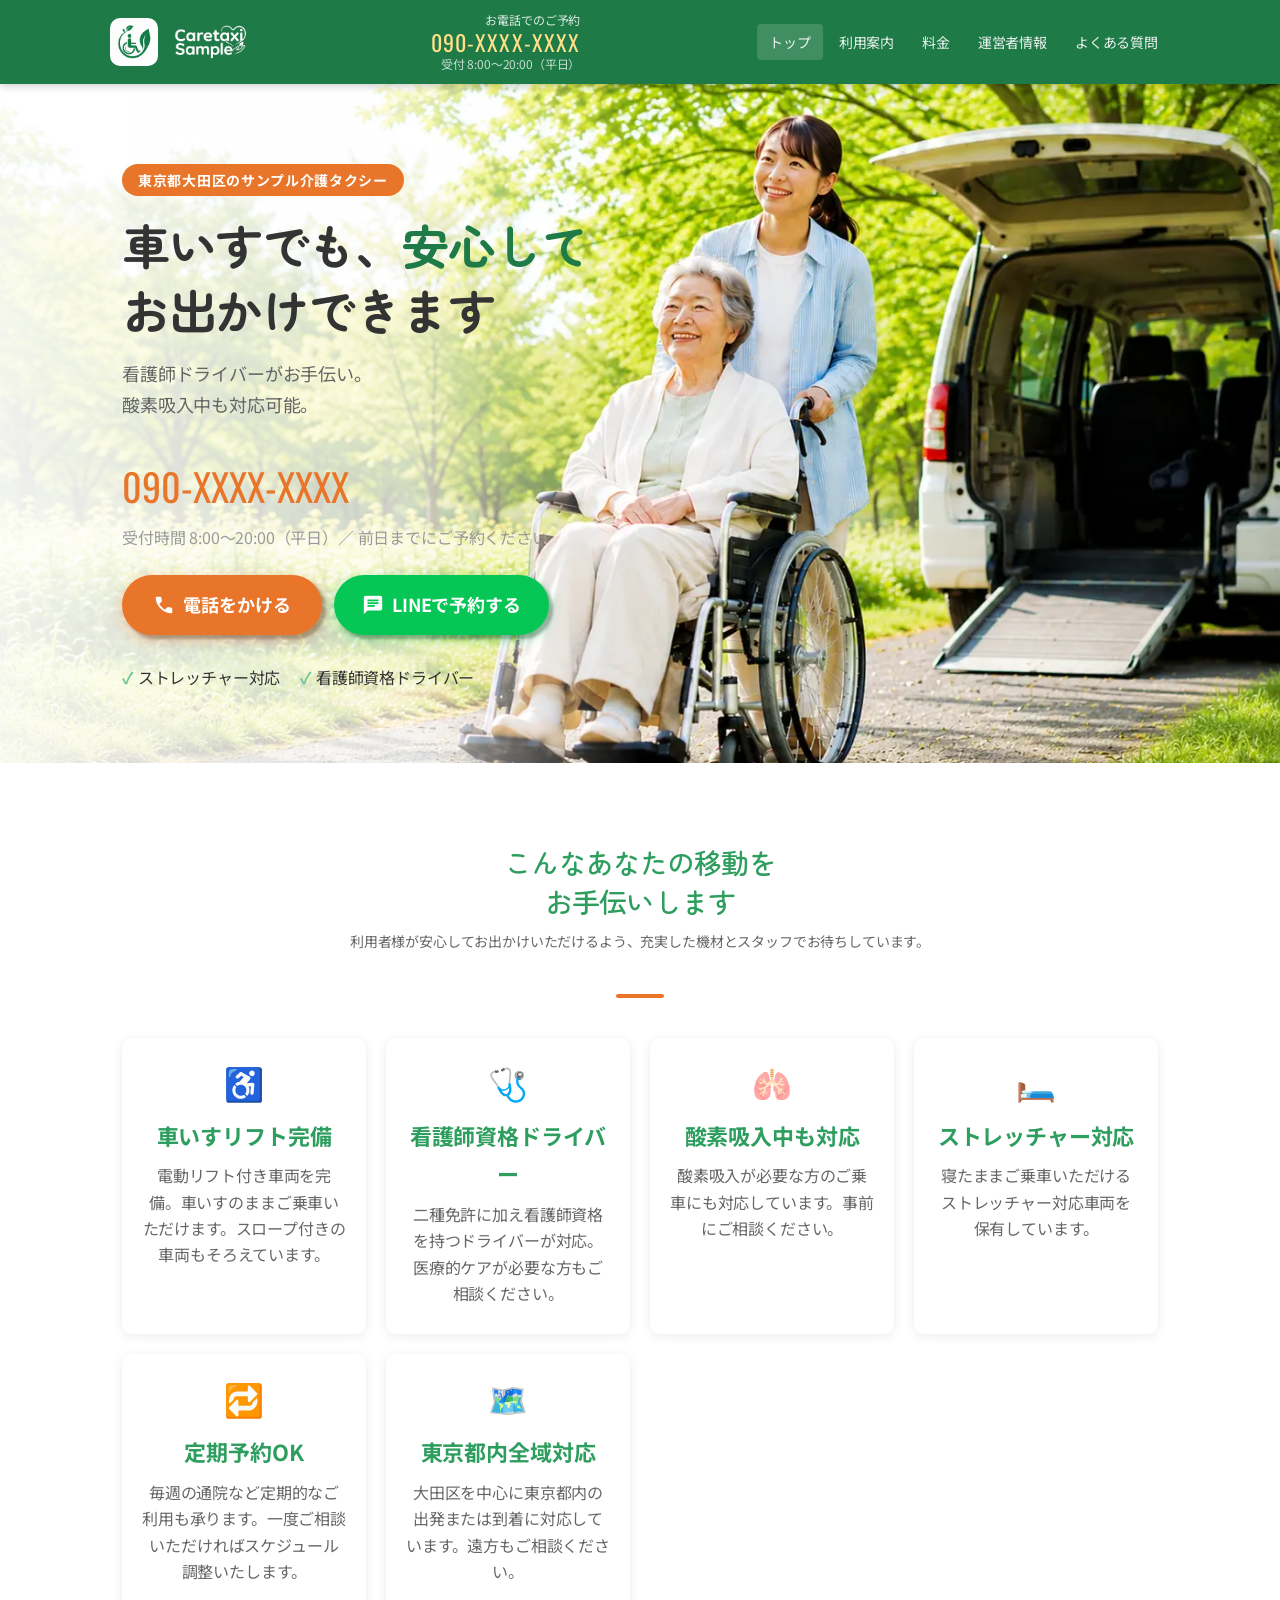
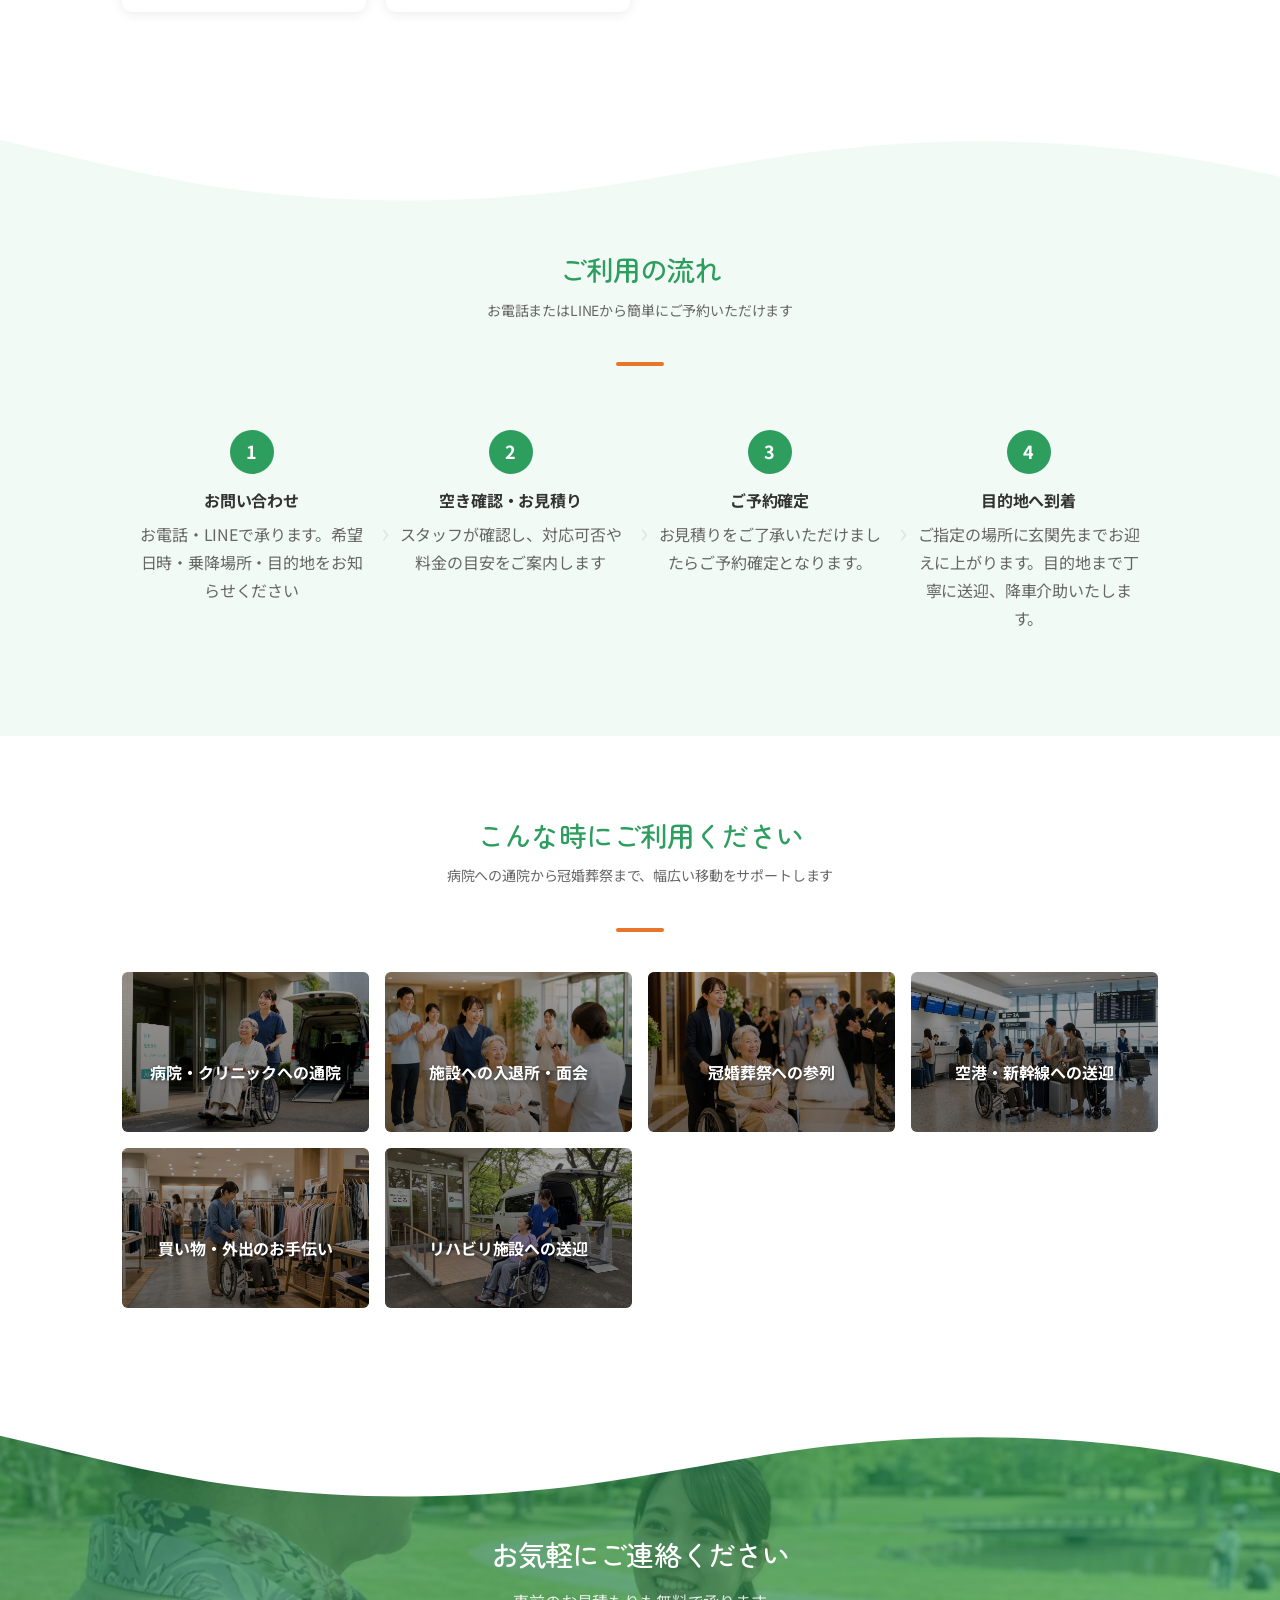
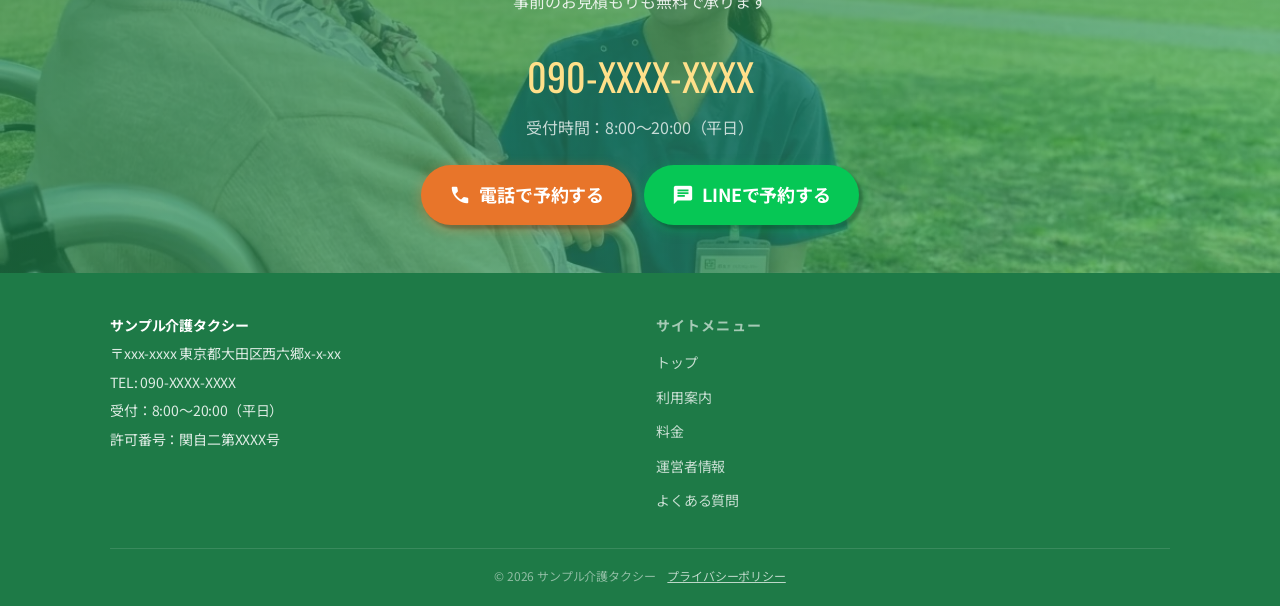
<file: sample/index.html>
﻿<!DOCTYPE html>
<html lang="ja">
<head>
  <meta charset="UTF-8">
  <meta name="viewport" content="width=device-width, initial-scale=1.0">
  <!-- LCP対策：ヒーロー背景画像を先読み -->
  <link rel="preload" as="image" href="img/hero.webp" fetchpriority="high">
  <title>大田区の介護タクシー | サンプル介護タクシー</title>
  <meta name="description" content="大田区・東京都内の介護タクシーはサンプル介護タクシーへ。車いす対応・ストレッチャー対応・看護師資格ドライバーが安心の乗降介助。酸素吸入中も対応。090-XXXX-XXXX">
  <meta name="robots" content="noindex, nofollow">
  <meta property="og:type" content="website">
  <meta property="og:title" content="大田区の介護タクシー | サンプル介護タクシー">
  <meta property="og:description" content="大田区・東京都内の介護タクシー。車いす・ストレッチャー対応、看護師資格ドライバーが乗降介助。090-XXXX-XXXX">
  <meta property="og:url" content="https://sample-caretaxi.com/">
  <meta property="og:image" content="https://sample-caretaxi.com/img/og-image.webp">
  <meta property="og:image:width" content="1200">
  <meta property="og:image:height" content="630">
  <meta property="og:locale" content="ja_JP">
  <meta property="og:site_name" content="サンプル介護タクシー">
  <link rel="canonical" href="https://sample-caretaxi.com/">
  <link rel="icon" href="img/favicon.ico">

  <!-- Google Analytics 4 — 測定IDを差し替えてください -->
  <script async src="https://www.googletagmanager.com/gtag/js?id={GA4_ID}"></script>
  <script>
    window.dataLayer = window.dataLayer || [];
    function gtag(){dataLayer.push(arguments);}
    gtag('js', new Date());
    gtag('config', '{GA4_ID}');
  </script>

  <!-- Microsoft Clarity — プロジェクトIDを差し替えてください -->
  <script type="text/javascript">
    (function(c,l,a,r,i,t,y){
      c[a]=c[a]||function(){(c[a].q=c[a].q||[]).push(arguments)};
      t=l.createElement(r);t.async=1;t.src="https://www.clarity.ms/tag/"+i;
      y=l.getElementsByTagName(r)[0];y.parentNode.insertBefore(t,y);
    })(window, document, "clarity", "script", "{CLARITY_ID}");
  </script>

  <link rel="preconnect" href="https://fonts.googleapis.com">
  <link rel="preconnect" href="https://fonts.gstatic.com" crossorigin>
  <link href="https://fonts.googleapis.com/css2?family=Noto+Sans+JP:wght@400;500;700&family=Oswald:wght@400&family=Zen+Maru+Gothic:wght@500;700&display=swap" rel="stylesheet">
  <link rel="stylesheet" href="https://fonts.googleapis.com/css2?family=Material+Symbols+Outlined:opsz,wght,FILL,GRAD@20..48,100..700,0..1,-50..200" />
  <link rel="stylesheet" href="css/style.css">
</head>
<body>

<!-- ヘッダー -->
<header class="site-header">
  <div class="header-inner">
    <a href="index.html" class="site-logo">
      <img src="img/logo.png" alt="" class="site-logo-icon"> <img src="img/logo_typo.png" alt="サンプル介護タクシー" class="site-logo-typo">
    </a>
    <a href="tel:090XXXXXXXX" class="header-phone">
      <span class="header-phone-label">お電話でのご予約</span>
      <span class="header-phone-num">090-XXXX-XXXX</span>
      <span class="header-phone-hour">受付 8:00〜20:00（平日）</span>
    </a>
    <nav class="site-nav" aria-label="メインナビゲーション">
      <ul>
        <li><a href="index.html">トップ</a></li>
        <li><a href="guide.html">利用案内</a></li>
        <li><a href="price.html">料金</a></li>
        <li><a href="about.html">運営者情報</a></li>
        <li><a href="faq.html">よくある質問</a></li>
      </ul>
    </nav>
    <button class="nav-toggle" aria-label="メニューを開く" aria-expanded="false">
      <span></span><span></span><span></span>
    </button>
  </div>
  <nav class="mobile-nav" aria-label="モバイルナビゲーション">
    <a href="index.html">トップ</a>
    <a href="guide.html">利用案内</a>
    <a href="price.html">料金</a>
    <a href="about.html">運営者情報</a>
    <a href="faq.html">よくある質問</a>
  </nav>
</header>
<div class="nav-backdrop"></div>

<!-- ヒーロー -->
<section class="hero">
  <div class="container hero-inner">
    <div>
      <span class="hero-badge">東京都大田区のサンプル介護タクシー</span>
      <h1 class="hero-title">
        車いすでも、<em>安心して</em><br>お出かけできます
      </h1>
      <p class="hero-sub">看護師ドライバーがお手伝い。<br>酸素吸入中も対応可能。</p>
      <a href="tel:090XXXXXXXX" class="hero-phone">090-XXXX-XXXX</a>
      <span class="hero-phone-label">受付時間 8:00〜20:00（平日）／ 前日までにご予約ください</span>
      <div class="btn-group">
        <a href="tel:090XXXXXXXX" class="btn btn-tel"><span class="material-symbols-outlined">phone</span> 電話をかける</a>
        <a href="https://line.me/R/ti/p/%40494epy" target="_blank" rel="noopener" class="btn btn-line"><span class="material-symbols-outlined">chat</span> LINEで予約する</a>
      </div>
      <ul class="hero-checks">
        <li>ストレッチャー対応</li>
        <li>看護師資格ドライバー</li>
      </ul>
    </div>
    <div></div><!-- 右カラム（PC時：余白。写真はセクション全面の背景に使用） -->
  </div>
</section>

<!-- 選ばれる理由 -->
<section class="section">
  <div class="container">
    <div class="section-divider">
      <h2 class="section-title">こんなあなたの移動を<br>お手伝いします</h2>
      <p class="section-subtitle">利用者様が安心してお出かけいただけるよう、充実した機材とスタッフでお待ちしています。</p>
    </div>
    <div class="features-grid">
      <div class="feature-card">
        <div class="feature-icon"><img src="img/emoji/emoji_u267f.svg" alt="" width="38" height="38" loading="lazy"></div>
        <h3 class="feature-title">車いすリフト完備</h3>
        <p class="feature-text">電動リフト付き車両を完備。車いすのままご乗車いただけます。スロープ付きの車両もそろえています。</p>
      </div>
      <div class="feature-card">
        <div class="feature-icon"><img src="img/emoji/emoji_u1fa7a.svg" alt="" width="38" height="38" loading="lazy"></div>
        <h3 class="feature-title">看護師資格ドライバー</h3>
        <p class="feature-text">二種免許に加え看護師資格を持つドライバーが対応。医療的ケアが必要な方もご相談ください。</p>
      </div>
      <div class="feature-card">
        <div class="feature-icon"><img src="img/emoji/emoji_u1fac1.svg" alt="" width="38" height="38" loading="lazy"></div>
        <h3 class="feature-title">酸素吸入中も対応</h3>
        <p class="feature-text">酸素吸入が必要な方のご乗車にも対応しています。事前にご相談ください。</p>
      </div>
      <div class="feature-card">
        <div class="feature-icon"><img src="img/emoji/emoji_u1f6cf.svg" alt="" width="38" height="38" loading="lazy"></div>
        <h3 class="feature-title">ストレッチャー対応</h3>
        <p class="feature-text">寝たままご乗車いただけるストレッチャー対応車両を保有しています。</p>
      </div>
      <div class="feature-card">
        <div class="feature-icon"><img src="img/emoji/emoji_u1f501.svg" alt="" width="38" height="38" loading="lazy"></div>
        <h3 class="feature-title">定期予約OK</h3>
        <p class="feature-text">毎週の通院など定期的なご利用も承ります。一度ご相談いただければスケジュール調整いたします。</p>
      </div>
      <div class="feature-card">
        <div class="feature-icon"><img src="img/emoji/emoji_u1f5fa.svg" alt="" width="38" height="38" loading="lazy"></div>
        <h3 class="feature-title">東京都内全域対応</h3>
        <p class="feature-text">大田区を中心に東京都内の出発または到着に対応しています。遠方もご相談ください。</p>
      </div>
    </div>
  </div>
</section>

<!-- ご利用の流れ -->
<section class="section section-alt has-wave">
  <div class="section-wave section-wave--white" aria-hidden="true">
    <svg data-name="Layer 1" xmlns="http://www.w3.org/2000/svg" viewBox="0 0 1200 120" preserveAspectRatio="none"><path d="M985.66,92.83C906.67,72,823.78,31,743.84,14.19c-82.26-17.34-168.06-16.33-250.45.39-57.84,11.73-114,31.07-172,41.86A600.21,600.21,0,0,1,0,27.35V120H1200V95.8C1132.19,118.92,1055.71,111.31,985.66,92.83Z" class="shape-fill"></path></svg>
  </div>
  <div class="container">
    <div class="section-divider">
      <h2 class="section-title">ご利用の流れ</h2>
      <p class="section-subtitle">お電話またはLINEから簡単にご予約いただけます</p>
    </div>
    <div class="steps">
      <div class="step">
        <div class="step-num">1</div>
        <div class="step-title">お問い合わせ</div>
        <p class="step-text">お電話・LINEで承ります。希望日時・乗降場所・目的地をお知らせください</p>
      </div>
      <div class="step">
        <div class="step-num">2</div>
        <div class="step-title">空き確認・お見積り</div>
        <p class="step-text">スタッフが確認し、対応可否や料金の目安をご案内します</p>
      </div>
      <div class="step">
        <div class="step-num">3</div>
        <div class="step-title">ご予約確定</div>
        <p class="step-text">お見積りをご了承いただけましたらご予約確定となります。</p>
      </div>
      <div class="step">
        <div class="step-num">4</div>
        <div class="step-title">目的地へ到着</div>
        <p class="step-text">ご指定の場所に玄関先までお迎えに上がります。目的地まで丁寧に送迎、降車介助いたします。</p>
      </div>
    </div>
  </div>
</section>

<!-- よくご利用いただくシーン -->
<section class="section">
  <div class="container">
    <div class="section-divider">
      <h2 class="section-title">こんな時にご利用ください</h2>
      <p class="section-subtitle">病院への通院から冠婚葬祭まで、幅広い移動をサポートします</p>
    </div>
    <div class="scene-grid">
      <div class="scene-card scene-card--hospital">
        <div class="scene-title">病院・クリニックへの通院</div>
      </div>
      <div class="scene-card scene-card--carehouse">
        <div class="scene-title">施設への入退所・面会</div>
      </div>
      <div class="scene-card scene-card--bride">
        <div class="scene-title">冠婚葬祭への参列</div>
      </div>
      <div class="scene-card scene-card--airport">
        <div class="scene-title">空港・新幹線への送迎</div>
      </div>
      <div class="scene-card scene-card--shop">
        <div class="scene-title">買い物・外出のお手伝い</div>
      </div>
      <div class="scene-card scene-card--rehab">
        <div class="scene-title">リハビリ施設への送迎</div>
      </div>
    </div>
  </div>
</section>

<!-- CTAバナー -->
<section class="cta-banner has-wave">
  <div class="section-wave section-wave--white" aria-hidden="true">
    <svg data-name="Layer 1" xmlns="http://www.w3.org/2000/svg" viewBox="0 0 1200 120" preserveAspectRatio="none"><path d="M985.66,92.83C906.67,72,823.78,31,743.84,14.19c-82.26-17.34-168.06-16.33-250.45.39-57.84,11.73-114,31.07-172,41.86A600.21,600.21,0,0,1,0,27.35V120H1200V95.8C1132.19,118.92,1055.71,111.31,985.66,92.83Z" class="shape-fill"></path></svg>
  </div>
  <div class="container">
    <h2 class="cta-title">お気軽にご連絡ください</h2>
    <p class="cta-sub">事前のお見積もりも無料で承ります</p>
    <a href="tel:090XXXXXXXX" class="cta-phone">090-XXXX-XXXX</a>
    <p class="cta-hour">受付時間：8:00〜20:00（平日）</p>
    <div class="btn-group">
      <a href="tel:090XXXXXXXX" class="btn btn-tel"><span class="material-symbols-outlined">phone</span> 電話で予約する</a>
      <a href="https://line.me/R/ti/p/%40494epy" target="_blank" rel="noopener" class="btn btn-line"><span class="material-symbols-outlined">chat</span> LINEで予約する</a>
    </div>
  </div>
</section>

<!-- フッター -->
<footer class="site-footer">
  <div class="footer-inner">
    <div class="footer-top">
      <div class="footer-info">
        <p class="footer-name">サンプル介護タクシー</p>
        <p>〒xxx-xxxx 東京都大田区西六郷x-x-xx</p>
        <p>TEL: <a href="tel:090XXXXXXXX">090-XXXX-XXXX</a></p>
        <p>受付：8:00〜20:00（平日）</p>
        <p>許可番号：関自二第XXXX号</p>
      </div>
      <div class="footer-nav">
        <p class="footer-nav-title">サイトメニュー</p>
        <ul>
          <li><a href="index.html">トップ</a></li>
          <li><a href="guide.html">利用案内</a></li>
          <li><a href="price.html">料金</a></li>
          <li><a href="about.html">運営者情報</a></li>
          <li><a href="faq.html">よくある質問</a></li>
        </ul>
      </div>
    </div>
    <p class="footer-copy">© 2026 サンプル介護タクシー　<a href="privacy.html">プライバシーポリシー</a></p>
  </div>
</footer>

<!-- モバイル固定CTAバー -->
<div class="mobile-cta-bar">
  <p class="cta-bar-label">受付 8:00〜20:00（平日）／ 前日までご予約受付中</p>
  <a href="tel:090XXXXXXXX" class="cta-bar-btn"><span class="material-symbols-outlined">phone</span> 電話をかける</a>
</div>

<script src="js/main.js"></script>

<!-- JSON-LD 構造化データ -->
<script type="application/ld+json">
{
  "@context": "https://schema.org",
  "@type": "LocalBusiness",
  "@id": "https://sample-caretaxi.com/#organization",
  "name": "サンプル介護タクシー",
  "description": "大田区・東京都内で車いす対応・ストレッチャー対応の介護タクシーサービスを提供。看護師資格ドライバーによる安心の乗降介助。酸素吸入中も対応可能。",
  "url": "https://sample-caretaxi.com/",
  "telephone": "090-XXXX-XXXX",
  "address": {
    "@type": "PostalAddress",
    "streetAddress": "西六郷x-x-xx",
    "addressLocality": "大田区",
    "addressRegion": "東京都",
    "postalCode": "xxxxxxx",
    "addressCountry": "JP"
  },
  "geo": {
    "@type": "GeoCoordinates",
    "latitude": 35.5562,
    "longitude": 139.7032
  },
  "openingHoursSpecification": [
    {
      "@type": "OpeningHoursSpecification",
      "dayOfWeek": ["Monday","Tuesday","Wednesday","Thursday","Friday"],
      "opens": "08:00",
      "closes": "20:00"
    }
  ],
  "areaServed": [
    {"@type": "City", "name": "大田区"},
    {"@type": "City", "name": "品川区"},
    {"@type": "City", "name": "目黒区"},
    {"@type": "City", "name": "世田谷区"},
    {"@type": "City", "name": "渋谷区"},
    {"@type": "City", "name": "港区"},
    {"@type": "City", "name": "江東区"},
    {"@type": "City", "name": "墨田区"},
    {"@type": "City", "name": "荒川区"},
    {"@type": "City", "name": "足立区"},
    {"@type": "City", "name": "葛飾区"},
    {"@type": "City", "name": "江戸川区"},
    {"@type": "AdministrativeArea", "name": "東京都"}
  ],
  "hasOfferCatalog": {
    "@type": "OfferCatalog",
    "name": "介護タクシーサービス",
    "itemListElement": [
      {"@type": "Offer", "itemOffered": {"@type": "Service", "name": "車いすタクシー"}},
      {"@type": "Offer", "itemOffered": {"@type": "Service", "name": "ストレッチャータクシー"}},
      {"@type": "Offer", "itemOffered": {"@type": "Service", "name": "酸素吸入中の患者様向けタクシー"}}
    ]
  },
  "priceRange": "¥¥",
  "paymentAccepted": "Cash, Credit Card",
  "currenciesAccepted": "JPY"
}
</script>

</body>
</html>
</file>
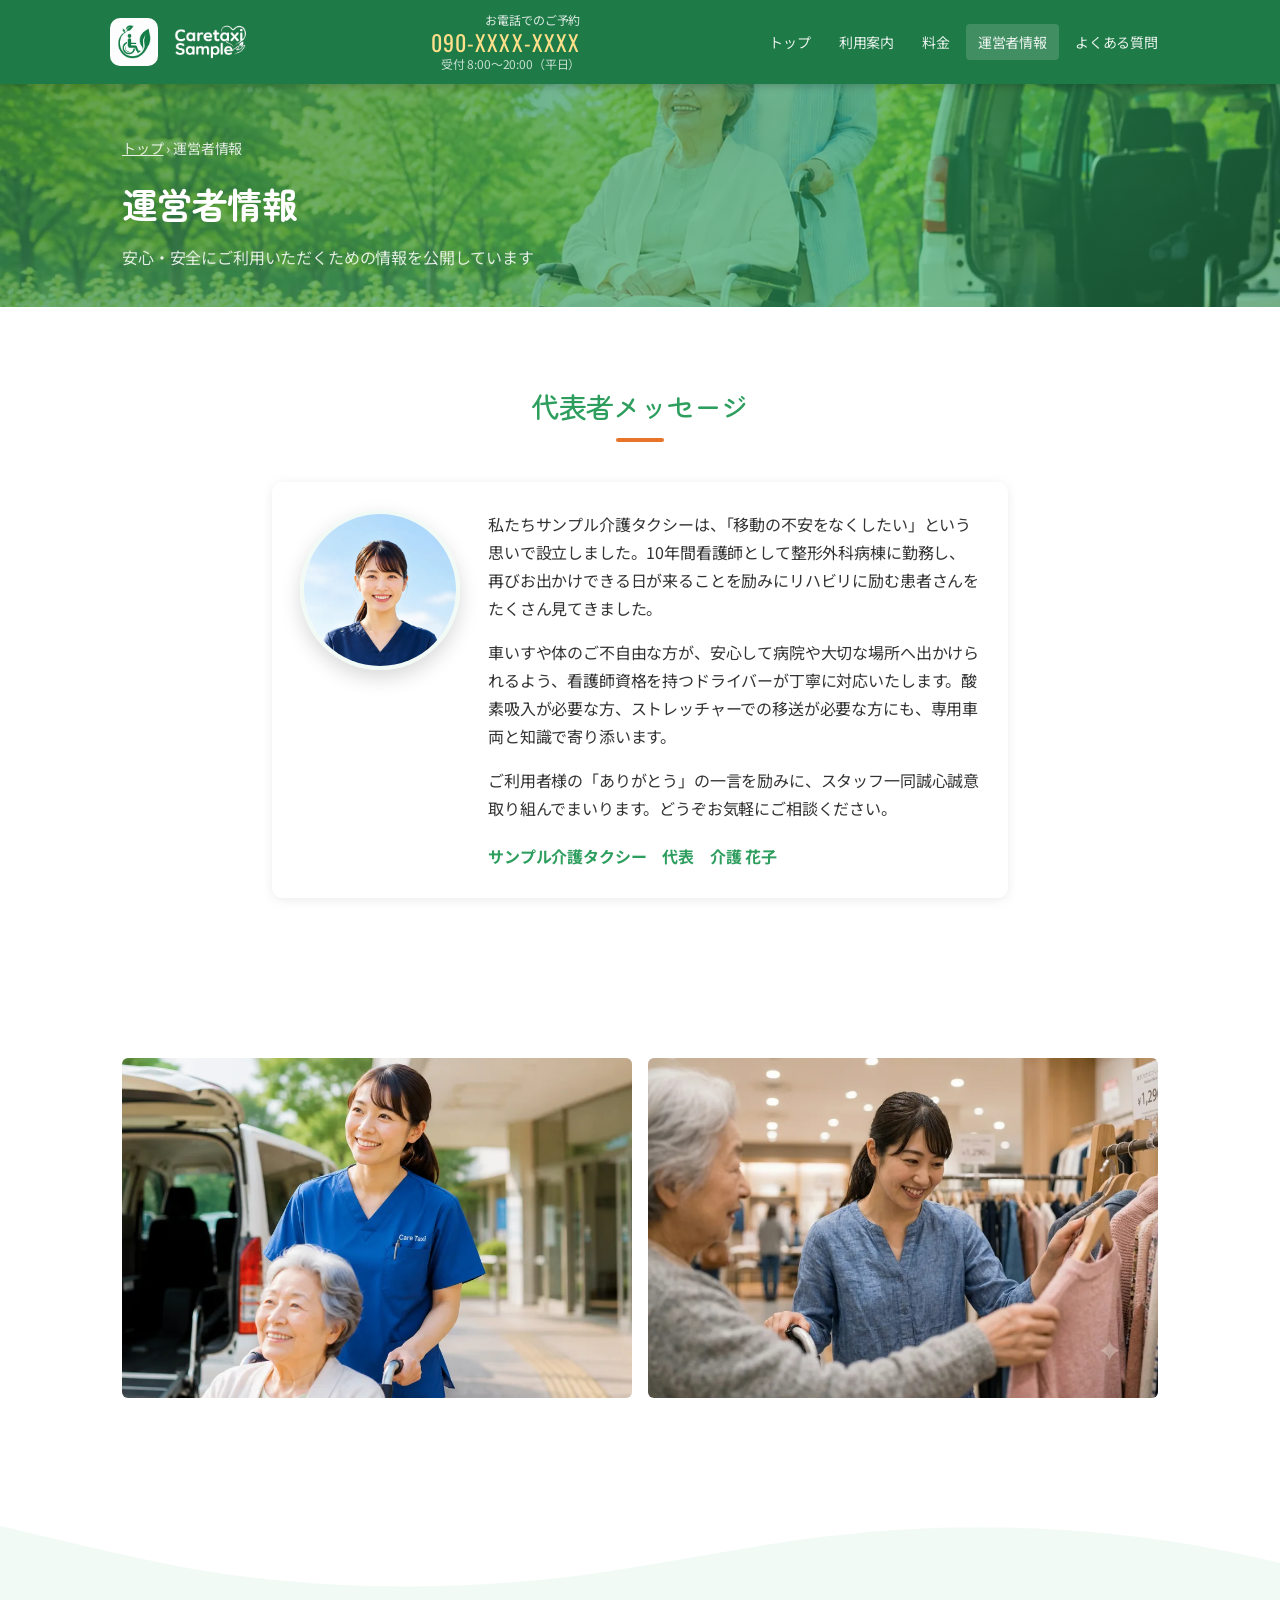
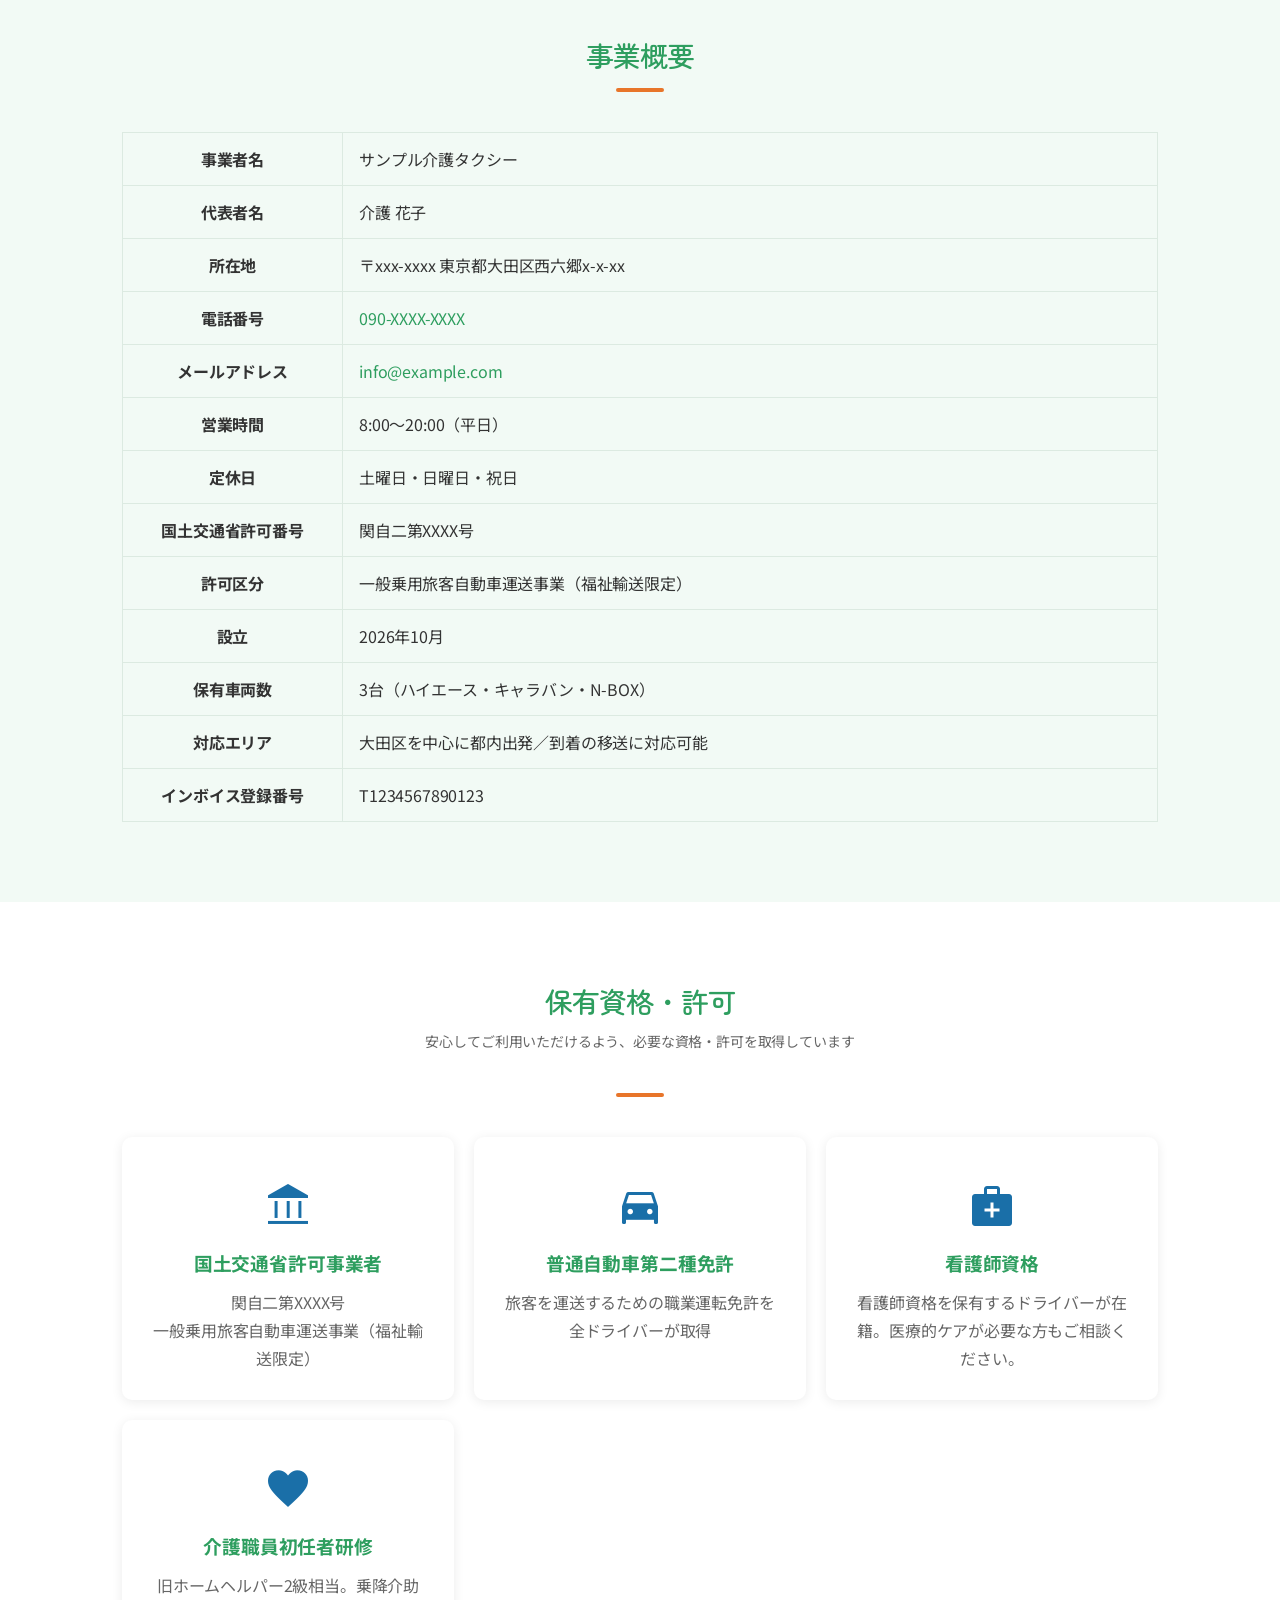
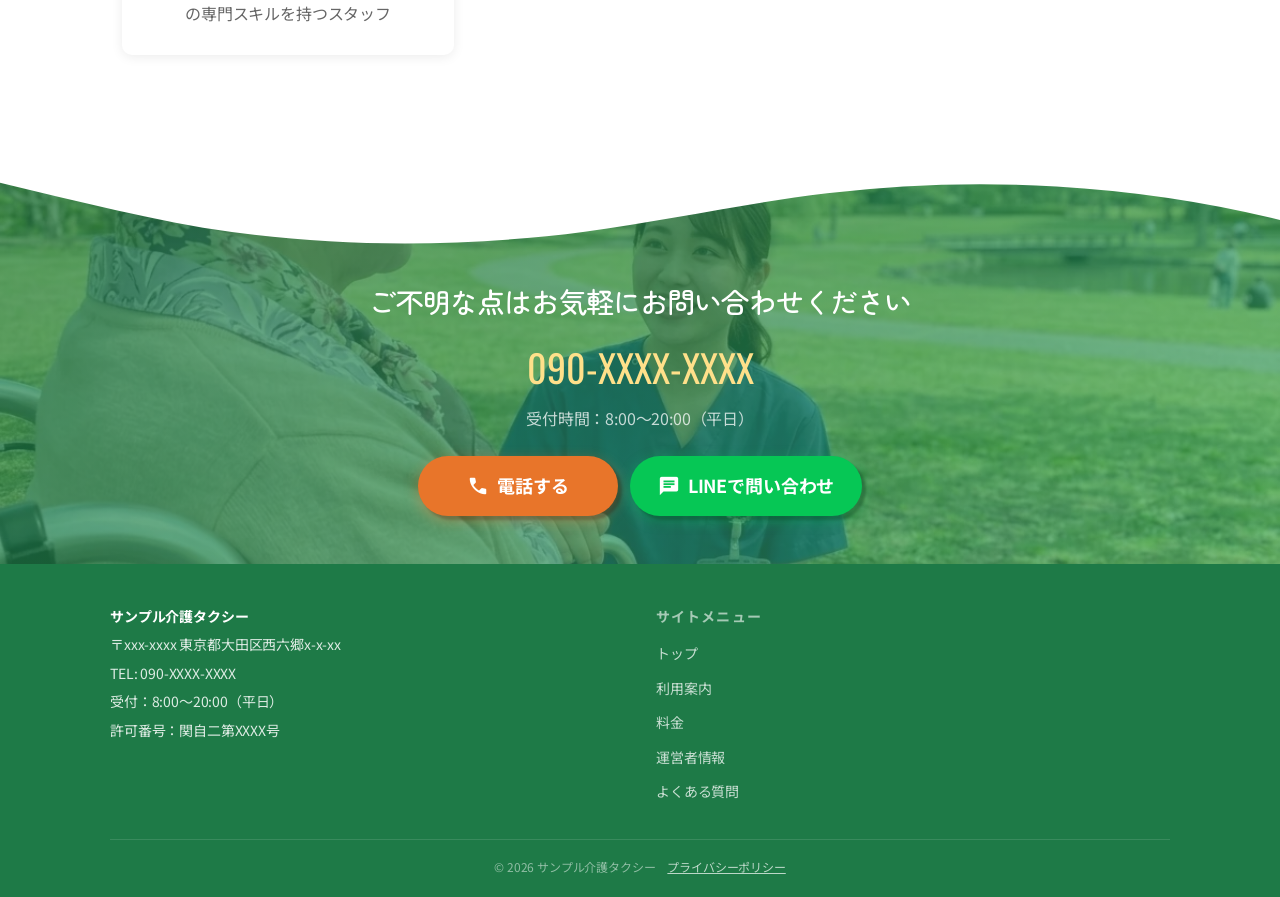
<file: sample/about.html>
﻿<!DOCTYPE html>
<html lang="ja">
<head>
  <meta charset="UTF-8">
  <meta name="viewport" content="width=device-width, initial-scale=1.0">
  <!-- LCP対策：ヒーロー背景画像を先読み -->
  <link rel="preload" as="image" href="img/hero.webp" fetchpriority="high">
  <title>運営者情報 | サンプル介護タクシー</title>
  <meta name="description" content="サンプル介護タクシーの事業概要・許可番号・スタッフ情報。国土交通省許可（関自二第XXXX号）の介護タクシー事業者。大田区を拠点に東京都内で安心のサービスを提供しています。">
  <meta name="robots" content="noindex, nofollow">
  <meta property="og:type" content="website">
  <meta property="og:title" content="運営者情報 | サンプル介護タクシー">
  <meta property="og:description" content="国土交通省許可（関自二第XXXX号）。大田区西六郷拠点の介護タクシー事業者。代表：介護花子。">
  <meta property="og:url" content="https://sample-caretaxi.com/about.html">
  <meta property="og:image" content="https://sample-caretaxi.com/img/og-image.webp">
  <meta property="og:locale" content="ja_JP">
  <meta property="og:site_name" content="サンプル介護タクシー">
  <link rel="canonical" href="https://sample-caretaxi.com/about.html">
  <link rel="icon" href="img/favicon.ico">

  <!-- Google Analytics 4 -->
  <script async src="https://www.googletagmanager.com/gtag/js?id={GA4_ID}"></script>
  <script>
    window.dataLayer = window.dataLayer || [];
    function gtag(){dataLayer.push(arguments);}
    gtag('js', new Date());
    gtag('config', '{GA4_ID}');
  </script>
  <!-- Microsoft Clarity -->
  <script type="text/javascript">
    (function(c,l,a,r,i,t,y){
      c[a]=c[a]||function(){(c[a].q=c[a].q||[]).push(arguments)};
      t=l.createElement(r);t.async=1;t.src="https://www.clarity.ms/tag/"+i;
      y=l.getElementsByTagName(r)[0];y.parentNode.insertBefore(t,y);
    })(window, document, "clarity", "script", "{CLARITY_ID}");
  </script>

  <link rel="preconnect" href="https://fonts.googleapis.com">
  <link rel="preconnect" href="https://fonts.gstatic.com" crossorigin>
  <link href="https://fonts.googleapis.com/css2?family=Noto+Sans+JP:wght@400;500;700&family=Oswald:wght@400&family=Zen+Maru+Gothic:wght@500;700&display=swap" rel="stylesheet">
  <link rel="stylesheet" href="https://fonts.googleapis.com/css2?family=Material+Symbols+Outlined:opsz,wght,FILL,GRAD@20..48,100..700,0..1,-50..200" />
  <link rel="stylesheet" href="css/style.css">
</head>
<body>

<header class="site-header">
  <div class="header-inner">
    <a href="index.html" class="site-logo"><img src="img/logo.png" alt="" class="site-logo-icon"> <img src="img/logo_typo.png" alt="サンプル介護タクシー" class="site-logo-typo"></a>
    <a href="tel:090XXXXXXXX" class="header-phone">
      <span class="header-phone-label">お電話でのご予約</span>
      <span class="header-phone-num">090-XXXX-XXXX</span>
      <span class="header-phone-hour">受付 8:00〜20:00（平日）</span>
    </a>
    <nav class="site-nav" aria-label="メインナビゲーション">
      <ul>
        <li><a href="index.html">トップ</a></li>
        <li><a href="guide.html">利用案内</a></li>
        <li><a href="price.html">料金</a></li>
        <li><a href="about.html">運営者情報</a></li>
        <li><a href="faq.html">よくある質問</a></li>
      </ul>
    </nav>
    <button class="nav-toggle" aria-label="メニューを開く" aria-expanded="false">
      <span></span><span></span><span></span>
    </button>
  </div>
  <nav class="mobile-nav">
    <a href="index.html">トップ</a>
    <a href="guide.html">利用案内</a>
    <a href="price.html">料金</a>
    <a href="about.html">運営者情報</a>
    <a href="faq.html">よくある質問</a>
  </nav>
</header>
<div class="nav-backdrop"></div>

<!-- ページヘッダー -->
<section class="page-hero">
  <div class="container">
    <nav class="breadcrumb" aria-label="パンくずリスト">
      <span><a href="index.html">トップ</a></span>
      <span>運営者情報</span>
    </nav>
    <h1 class="page-hero-title">運営者情報</h1>
    <p class="page-hero-sub">安心・安全にご利用いただくための情報を公開しています</p>
  </div>
</section>

<!-- 代表メッセージ -->
<section class="section">
  <div class="container" style="max-width:800px;">
    <div class="section-divider">
      <h2 class="section-title">代表者メッセージ</h2>
    </div>
    <div class="card" style="display:flex;gap:28px;flex-wrap:wrap;align-items:flex-start;">
      <div class="profile-photo">
        <img src="img/profile_01.webp" alt="サンプル介護タクシー 代表 介護 花子" width="240" height="240" loading="lazy">
      </div>
      <div style="flex:1;min-width:260px;">
        <p style="line-height:var(--leading-normal);margin-bottom:16px;">
          私たちサンプル介護タクシーは、「移動の不安をなくしたい」という思いで設立しました。10年間看護師として整形外科病棟に勤務し、再びお出かけできる日が来ることを励みにリハビリに励む患者さんをたくさん見てきました。
        </p>
        <p style="line-height:var(--leading-normal);margin-bottom:16px;">
          車いすや体のご不自由な方が、安心して病院や大切な場所へ出かけられるよう、看護師資格を持つドライバーが丁寧に対応いたします。酸素吸入が必要な方、ストレッチャーでの移送が必要な方にも、専用車両と知識で寄り添います。
        </p>
        <p style="line-height:var(--leading-normal);">
          ご利用者様の「ありがとう」の一言を励みに、スタッフ一同誠心誠意取り組んでまいります。どうぞお気軽にご相談ください。
        </p>
        <p style="margin-top:20px;font-weight:700;color:var(--color-primary);">サンプル介護タクシー　代表　介護 花子</p>
      </div>
    </div>
  </div>
</section>

<!-- サービス風景 -->
<section class="section">
  <div class="container">
    <div class="about-photos">
      <img src="img/profile_02.webp" alt="看護師資格を持つスタッフが施設玄関で高齢の利用者の乗降を介助する様子" width="960" height="600" loading="lazy">
      <img src="img/profile_03.webp" alt="スタッフが利用者の買い物に付き添う様子" width="960" height="640" loading="lazy">
    </div>
  </div>
</section>

<!-- 事業概要 -->
<section class="section section-alt has-wave">
  <div class="section-wave section-wave--white" aria-hidden="true">
    <svg data-name="Layer 1" xmlns="http://www.w3.org/2000/svg" viewBox="0 0 1200 120" preserveAspectRatio="none"><path d="M985.66,92.83C906.67,72,823.78,31,743.84,14.19c-82.26-17.34-168.06-16.33-250.45.39-57.84,11.73-114,31.07-172,41.86A600.21,600.21,0,0,1,0,27.35V120H1200V95.8C1132.19,118.92,1055.71,111.31,985.66,92.83Z" class="shape-fill"></path></svg>
  </div>
  <div class="container">
    <div class="section-divider">
      <h2 class="section-title">事業概要</h2>
    </div>
    <table class="info-table">
      <tbody>
          <tr>
            <th>事業者名</th>
            <td>サンプル介護タクシー</td>
          </tr>
          <tr>
            <th>代表者名</th>
            <td>介護 花子</td>
          </tr>
          <tr>
            <th>所在地</th>
            <td>〒xxx-xxxx 東京都大田区西六郷x-x-xx</td>
          </tr>
          <tr>
            <th>電話番号</th>
            <td><a href="tel:090XXXXXXXX">090-XXXX-XXXX</a></td>
          </tr>
          <tr>
            <th>メールアドレス</th>
            <td><a href="mailto:info@example.com">info@example.com</a></td>
          </tr>
          <tr>
            <th>営業時間</th>
            <td>8:00〜20:00（平日）</td>
          </tr>
          <tr>
            <th>定休日</th>
            <td>土曜日・日曜日・祝日</td>
          </tr>
          <tr>
            <th>国土交通省許可番号</th>
            <td>関自二第XXXX号</td>
          </tr>
          <tr>
            <th>許可区分</th>
            <td>一般乗用旅客自動車運送事業（福祉輸送限定）</td>
          </tr>
          <tr>
            <th>設立</th>
            <td>2026年10月</td>
          </tr>
          <tr>
            <th>保有車両数</th>
            <td>3台（ハイエース・キャラバン・N-BOX）</td>
          </tr>
          <tr>
            <th>対応エリア</th>
            <td>大田区を中心に都内出発／到着の移送に対応可能</td>
          </tr>
          <tr>
            <th>インボイス登録番号</th>
            <td>T1234567890123</td>
          </tr>
        </tbody>
      </table>
  </div>
</section>

<!-- 保有資格・認定 -->
<section class="section">
  <div class="container">
    <div class="section-divider">
      <h2 class="section-title">保有資格・許可</h2>
      <p class="section-subtitle">安心してご利用いただけるよう、必要な資格・許可を取得しています</p>
    </div>
    <div class="card-grid">
      <div class="card" style="text-align:center;">
        <div style="font-size:40px;margin-bottom:12px;color:var(--color-sub);"><span class="material-symbols-outlined icon-xl">account_balance</span></div>
        <h3 style="font-weight:700;color:var(--color-primary);margin-bottom:8px;">国土交通省許可事業者</h3>
        <p style="font-size:var(--text-base);color:var(--color-text-secondary);">関自二第XXXX号<br>一般乗用旅客自動車運送事業（福祉輸送限定）</p>
      </div>
      <div class="card" style="text-align:center;">
        <div style="font-size:40px;margin-bottom:12px;color:var(--color-sub);"><span class="material-symbols-outlined icon-xl">directions_car</span></div>
        <h3 style="font-weight:700;color:var(--color-primary);margin-bottom:8px;">普通自動車第二種免許</h3>
        <p style="font-size:var(--text-base);color:var(--color-text-secondary);">旅客を運送するための職業運転免許を全ドライバーが取得</p>
      </div>
      <div class="card" style="text-align:center;">
        <div style="font-size:40px;margin-bottom:12px;color:var(--color-sub);"><span class="material-symbols-outlined icon-xl">medical_services</span></div>
        <h3 style="font-weight:700;color:var(--color-primary);margin-bottom:8px;">看護師資格</h3>
        <p style="font-size:var(--text-base);color:var(--color-text-secondary);">看護師資格を保有するドライバーが在籍。医療的ケアが必要な方もご相談ください。</p>
      </div>
      <div class="card" style="text-align:center;">
        <div style="font-size:40px;margin-bottom:12px;color:var(--color-sub);"><span class="material-symbols-outlined icon-xl">favorite</span></div>
        <h3 style="font-weight:700;color:var(--color-primary);margin-bottom:8px;">介護職員初任者研修</h3>
        <p style="font-size:var(--text-base);color:var(--color-text-secondary);">旧ホームヘルパー2級相当。乗降介助の専門スキルを持つスタッフ</p>
      </div>
    </div>
  </div>
</section>

<!-- CTAバナー -->
<section class="cta-banner has-wave">
  <div class="section-wave section-wave--white" aria-hidden="true">
    <svg data-name="Layer 1" xmlns="http://www.w3.org/2000/svg" viewBox="0 0 1200 120" preserveAspectRatio="none"><path d="M985.66,92.83C906.67,72,823.78,31,743.84,14.19c-82.26-17.34-168.06-16.33-250.45.39-57.84,11.73-114,31.07-172,41.86A600.21,600.21,0,0,1,0,27.35V120H1200V95.8C1132.19,118.92,1055.71,111.31,985.66,92.83Z" class="shape-fill"></path></svg>
  </div>
  <div class="container">
    <h2 class="cta-title">ご不明な点はお気軽にお問い合わせください</h2>
    <a href="tel:090XXXXXXXX" class="cta-phone">090-XXXX-XXXX</a>
    <p class="cta-hour">受付時間：8:00〜20:00（平日）</p>
    <div class="btn-group">
      <a href="tel:090XXXXXXXX" class="btn btn-tel"><span class="material-symbols-outlined">phone</span> 電話する</a>
      <a href="https://line.me/R/ti/p/%40494epy" target="_blank" rel="noopener" class="btn btn-line"><span class="material-symbols-outlined">chat</span> LINEで問い合わせ</a>
    </div>
  </div>
</section>

<footer class="site-footer">
  <div class="footer-inner">
    <div class="footer-top">
      <div class="footer-info">
        <p class="footer-name">サンプル介護タクシー</p>
        <p>〒xxx-xxxx 東京都大田区西六郷x-x-xx</p>
        <p>TEL: <a href="tel:090XXXXXXXX">090-XXXX-XXXX</a></p>
        <p>受付：8:00〜20:00（平日）</p>
        <p>許可番号：関自二第XXXX号</p>
      </div>
      <div class="footer-nav">
        <p class="footer-nav-title">サイトメニュー</p>
        <ul>
          <li><a href="index.html">トップ</a></li>
          <li><a href="guide.html">利用案内</a></li>
          <li><a href="price.html">料金</a></li>
          <li><a href="about.html">運営者情報</a></li>
          <li><a href="faq.html">よくある質問</a></li>
        </ul>
      </div>
    </div>
    <p class="footer-copy">© 2026 サンプル介護タクシー　<a href="privacy.html">プライバシーポリシー</a></p>
  </div>
</footer>

<!-- モバイル固定CTAバー -->
<div class="mobile-cta-bar">
  <p class="cta-bar-label">受付 8:00〜20:00（平日）／ 前日までご予約受付中</p>
  <a href="tel:090XXXXXXXX" class="cta-bar-btn"><span class="material-symbols-outlined">phone</span> 電話をかける</a>
</div>

<script src="js/main.js"></script>
<script type="application/ld+json">
{
  "@context": "https://schema.org",
  "@type": "LocalBusiness",
  "@id": "https://sample-caretaxi.com/#organization",
  "name": "サンプル介護タクシー",
  "url": "https://sample-caretaxi.com/",
  "telephone": "090-XXXX-XXXX",
  "address": {
    "@type": "PostalAddress",
    "streetAddress": "西六郷x-x-xx",
    "addressLocality": "大田区",
    "addressRegion": "東京都",
    "postalCode": "xxxxxxx",
    "addressCountry": "JP"
  },
  "founder": {"@type": "Person", "name": "介護 花子"},
  "areaServed": [{"@type": "City", "name": "大田区"}, {"@type": "AdministrativeArea", "name": "東京都"}]
}
</script>
</body>
</html>
</file>
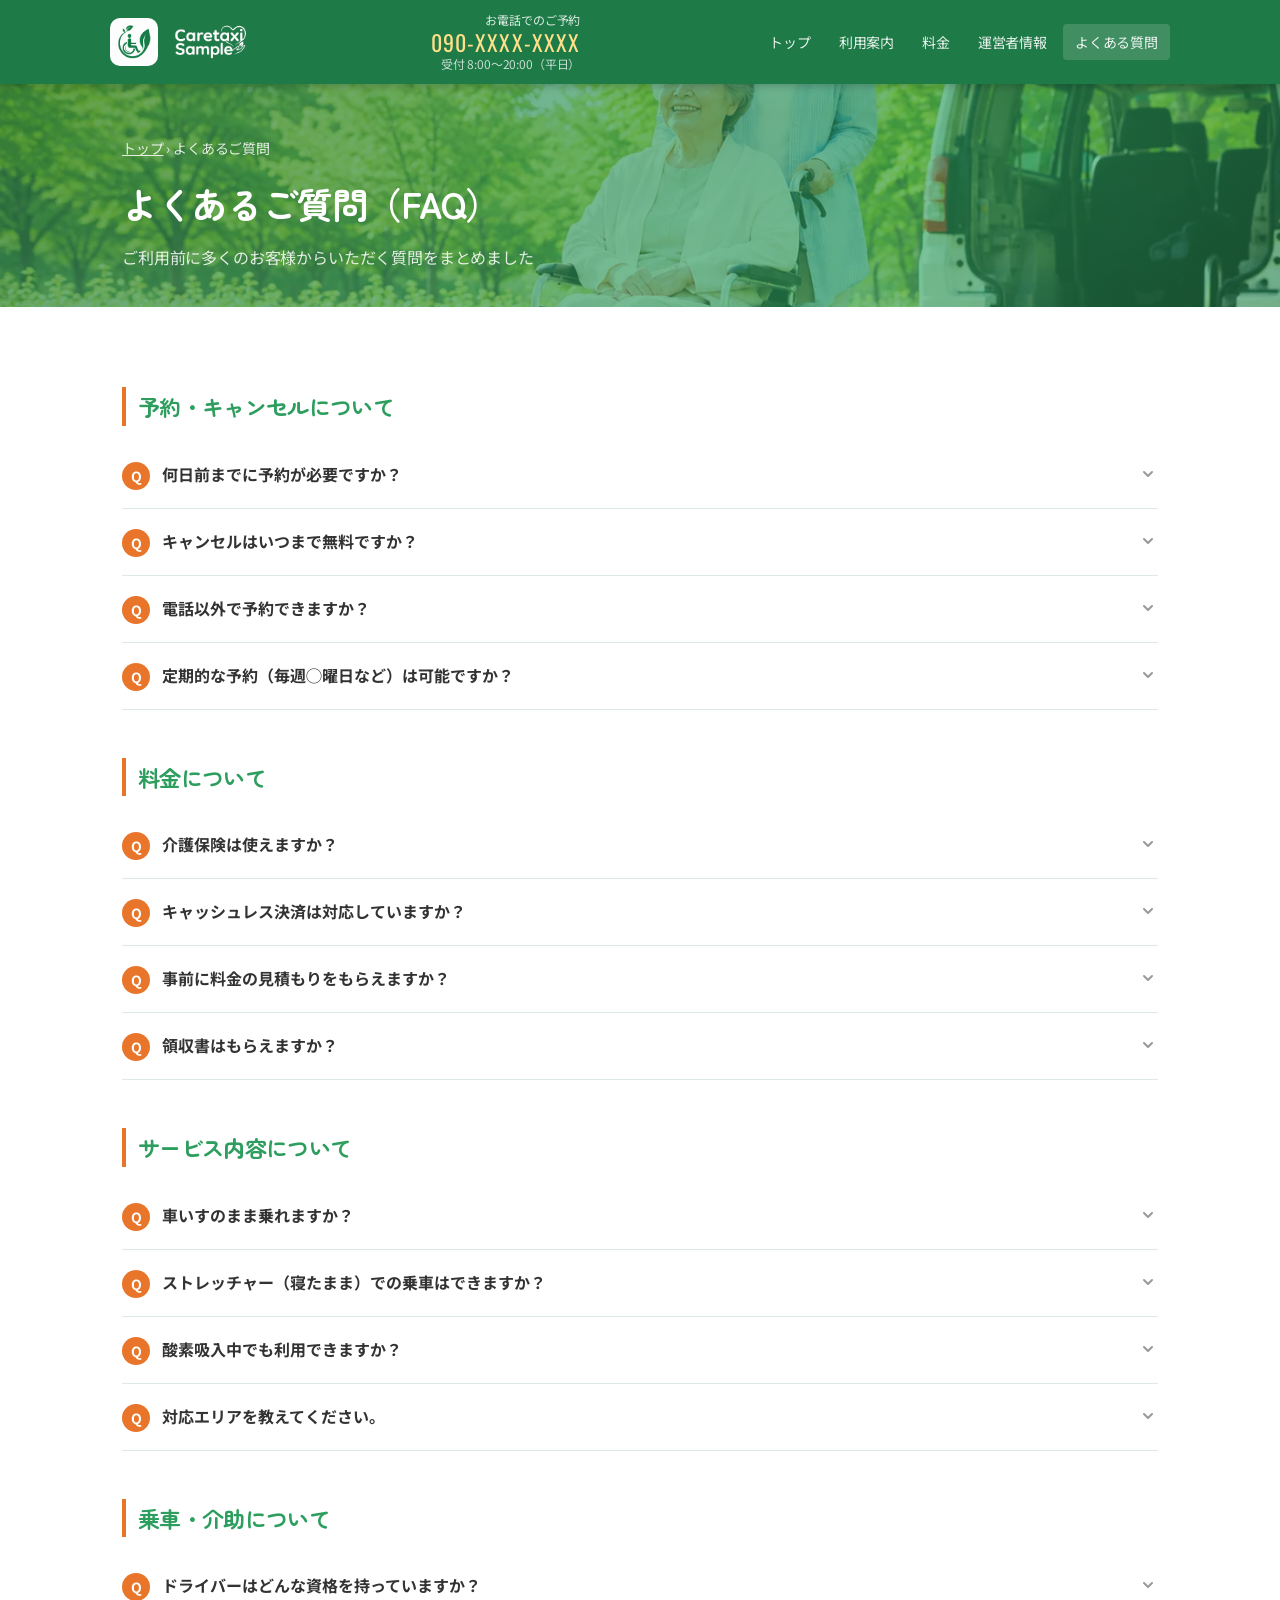
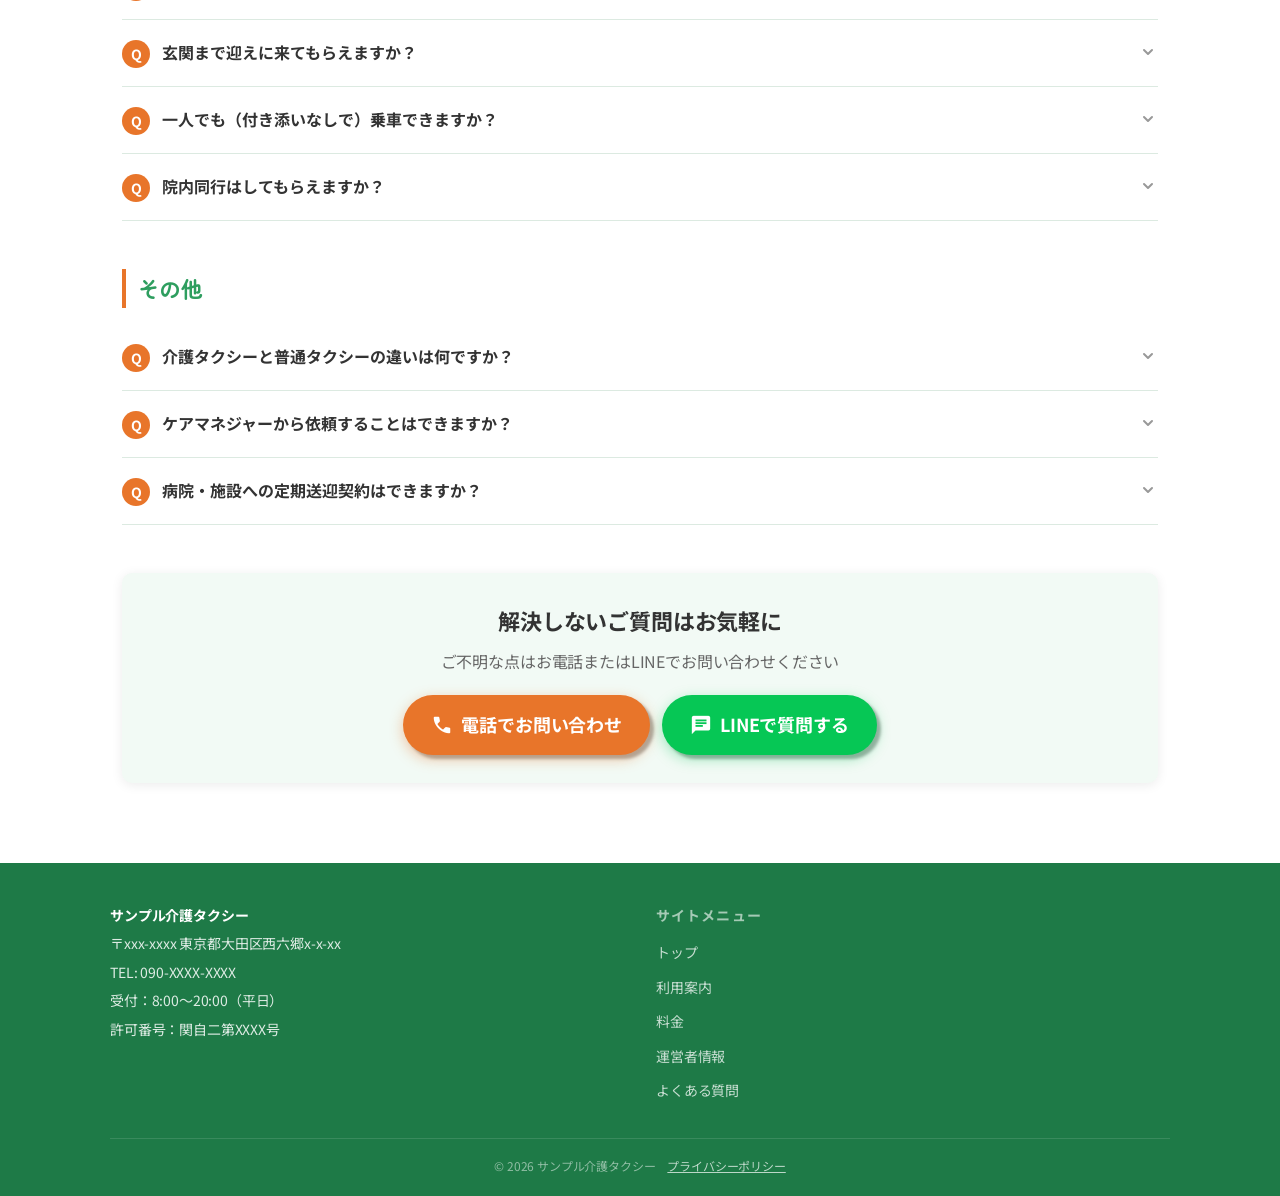
<file: sample/faq.html>
﻿<!DOCTYPE html>
<html lang="ja">
<head>
  <meta charset="UTF-8">
  <meta name="viewport" content="width=device-width, initial-scale=1.0">
  <!-- LCP対策：ヒーロー背景画像を先読み -->
  <link rel="preload" as="image" href="img/hero.webp" fetchpriority="high">
  <title>よくあるご質問（FAQ） | サンプル介護タクシー</title>
  <meta name="description" content="サンプル介護タクシーへのよくある質問。予約方法・料金・介護保険の適用・車いす対応・キャッシュレス決済・当日予約・酸素吸入中の対応などをわかりやすく説明します。">
  <meta name="robots" content="noindex, nofollow">
  <meta property="og:type" content="website">
  <meta property="og:title" content="よくあるご質問（FAQ） | サンプル介護タクシー">
  <meta property="og:description" content="予約方法・料金・介護保険・車いす対応・キャッシュレス決済など、よくある質問にお答えします。">
  <meta property="og:url" content="https://sample-caretaxi.com/faq.html">
  <meta property="og:image" content="https://sample-caretaxi.com/img/og-image.webp">
  <meta property="og:locale" content="ja_JP">
  <meta property="og:site_name" content="サンプル介護タクシー">
  <link rel="canonical" href="https://sample-caretaxi.com/faq.html">
  <link rel="icon" href="img/favicon.ico">

  <!-- Google Analytics 4 -->
  <script async src="https://www.googletagmanager.com/gtag/js?id={GA4_ID}"></script>
  <script>
    window.dataLayer = window.dataLayer || [];
    function gtag(){dataLayer.push(arguments);}
    gtag('js', new Date());
    gtag('config', '{GA4_ID}');
  </script>
  <!-- Microsoft Clarity -->
  <script type="text/javascript">
    (function(c,l,a,r,i,t,y){
      c[a]=c[a]||function(){(c[a].q=c[a].q||[]).push(arguments)};
      t=l.createElement(r);t.async=1;t.src="https://www.clarity.ms/tag/"+i;
      y=l.getElementsByTagName(r)[0];y.parentNode.insertBefore(t,y);
    })(window, document, "clarity", "script", "{CLARITY_ID}");
  </script>

  <link rel="preconnect" href="https://fonts.googleapis.com">
  <link rel="preconnect" href="https://fonts.gstatic.com" crossorigin>
  <link href="https://fonts.googleapis.com/css2?family=Noto+Sans+JP:wght@400;500;700&family=Oswald:wght@400&family=Zen+Maru+Gothic:wght@500;700&display=swap" rel="stylesheet">
  <link rel="stylesheet" href="https://fonts.googleapis.com/css2?family=Material+Symbols+Outlined:opsz,wght,FILL,GRAD@20..48,100..700,0..1,-50..200" />
  <link rel="stylesheet" href="css/style.css">
</head>
<body>

<header class="site-header">
  <div class="header-inner">
    <a href="index.html" class="site-logo"><img src="img/logo.png" alt="" class="site-logo-icon"> <img src="img/logo_typo.png" alt="サンプル介護タクシー" class="site-logo-typo"></a>
    <a href="tel:090XXXXXXXX" class="header-phone">
      <span class="header-phone-label">お電話でのご予約</span>
      <span class="header-phone-num">090-XXXX-XXXX</span>
      <span class="header-phone-hour">受付 8:00〜20:00（平日）</span>
    </a>
    <nav class="site-nav" aria-label="メインナビゲーション">
      <ul>
        <li><a href="index.html">トップ</a></li>
        <li><a href="guide.html">利用案内</a></li>
        <li><a href="price.html">料金</a></li>
        <li><a href="about.html">運営者情報</a></li>
        <li><a href="faq.html">よくある質問</a></li>
      </ul>
    </nav>
    <button class="nav-toggle" aria-label="メニューを開く" aria-expanded="false">
      <span></span><span></span><span></span>
    </button>
  </div>
  <nav class="mobile-nav">
    <a href="index.html">トップ</a>
    <a href="guide.html">利用案内</a>
    <a href="price.html">料金</a>
    <a href="about.html">運営者情報</a>
    <a href="faq.html">よくある質問</a>
  </nav>
</header>
<div class="nav-backdrop"></div>

<!-- ページヘッダー -->
<section class="page-hero">
  <div class="container">
    <nav class="breadcrumb" aria-label="パンくずリスト">
      <span><a href="index.html">トップ</a></span>
      <span>よくあるご質問</span>
    </nav>
    <h1 class="page-hero-title">よくあるご質問（FAQ）</h1>
    <p class="page-hero-sub">ご利用前に多くのお客様からいただく質問をまとめました</p>
  </div>
</section>

<!-- FAQ本体 -->
<section class="section">
  <div class="container">

    <!-- カテゴリー：予約・キャンセル -->
    <h2 style="font-size:var(--text-xl);font-weight:700;color:var(--color-primary);border-left:4px solid var(--color-accent);padding-left:12px;margin-bottom:16px;">予約・キャンセルについて</h2>
    <div class="faq-list" style="max-width:100%;margin-bottom:48px;">

      <div class="faq-item">
        <button class="faq-question" aria-expanded="false">
          <span class="faq-q-label">Q</span>
          <span class="faq-q-text">何日前までに予約が必要ですか？</span>
          <svg class="faq-chevron" viewBox="0 0 20 20" fill="currentColor"><path fill-rule="evenodd" d="M5.293 7.293a1 1 0 011.414 0L10 10.586l3.293-3.293a1 1 0 111.414 1.414l-4 4a1 1 0 01-1.414 0l-4-4a1 1 0 010-1.414z" clip-rule="evenodd"/></svg>
        </button>
        <div class="faq-answer">
          <span class="faq-a-label">A</span>
          <p>前日までのご予約をお願いしております。当日のご予約については、空き状況によりお受けできる場合がありますので、お気軽にお電話ください。</p>
        </div>
      </div>

      <div class="faq-item">
        <button class="faq-question" aria-expanded="false">
          <span class="faq-q-label">Q</span>
          <span class="faq-q-text">キャンセルはいつまで無料ですか？</span>
          <svg class="faq-chevron" viewBox="0 0 20 20" fill="currentColor"><path fill-rule="evenodd" d="M5.293 7.293a1 1 0 011.414 0L10 10.586l3.293-3.293a1 1 0 111.414 1.414l-4 4a1 1 0 01-1.414 0l-4-4a1 1 0 010-1.414z" clip-rule="evenodd"/></svg>
        </button>
        <div class="faq-answer">
          <span class="faq-a-label">A</span>
          <p>前日の18:00までのキャンセルは無料です。それ以降のキャンセルはキャンセル料が発生する場合があります。体調不良など急なキャンセルはお早めにご連絡ください。</p>
        </div>
      </div>

      <div class="faq-item">
        <button class="faq-question" aria-expanded="false">
          <span class="faq-q-label">Q</span>
          <span class="faq-q-text">電話以外で予約できますか？</span>
          <svg class="faq-chevron" viewBox="0 0 20 20" fill="currentColor"><path fill-rule="evenodd" d="M5.293 7.293a1 1 0 011.414 0L10 10.586l3.293-3.293a1 1 0 111.414 1.414l-4 4a1 1 0 01-1.414 0l-4-4a1 1 0 010-1.414z" clip-rule="evenodd"/></svg>
        </button>
        <div class="faq-answer">
          <span class="faq-a-label">A</span>
          <p>はい、LINE（@494epy）でもご予約を承っております。24時間メッセージを受け付けており、翌営業日以降に返信いたします。</p>
        </div>
      </div>

      <div class="faq-item">
        <button class="faq-question" aria-expanded="false">
          <span class="faq-q-label">Q</span>
          <span class="faq-q-text">定期的な予約（毎週◯曜日など）は可能ですか？</span>
          <svg class="faq-chevron" viewBox="0 0 20 20" fill="currentColor"><path fill-rule="evenodd" d="M5.293 7.293a1 1 0 011.414 0L10 10.586l3.293-3.293a1 1 0 111.414 1.414l-4 4a1 1 0 01-1.414 0l-4-4a1 1 0 010-1.414z" clip-rule="evenodd"/></svg>
        </button>
        <div class="faq-answer">
          <span class="faq-a-label">A</span>
          <p>はい、定期予約も承っております。毎週の通院など、継続的なご利用をご希望の方はお気軽にご相談ください。スケジュールを調整いたします。</p>
        </div>
      </div>

    </div>

    <!-- カテゴリー：料金 -->
    <h2 style="font-size:var(--text-xl);font-weight:700;color:var(--color-primary);border-left:4px solid var(--color-accent);padding-left:12px;margin-bottom:16px;">料金について</h2>
    <div class="faq-list" style="max-width:100%;margin-bottom:48px;">

      <div class="faq-item">
        <button class="faq-question" aria-expanded="false">
          <span class="faq-q-label">Q</span>
          <span class="faq-q-text">介護保険は使えますか？</span>
          <svg class="faq-chevron" viewBox="0 0 20 20" fill="currentColor"><path fill-rule="evenodd" d="M5.293 7.293a1 1 0 011.414 0L10 10.586l3.293-3.293a1 1 0 111.414 1.414l-4 4a1 1 0 01-1.414 0l-4-4a1 1 0 010-1.414z" clip-rule="evenodd"/></svg>
        </button>
        <div class="faq-answer">
          <span class="faq-a-label">A</span>
          <p>当サービスは介護保険適用外のため、全額自己負担となります。介護保険に基づく「通院等乗降介助」とは別のサービスです。詳しくはケアマネジャーにご相談ください。</p>
        </div>
      </div>

      <div class="faq-item">
        <button class="faq-question" aria-expanded="false">
          <span class="faq-q-label">Q</span>
          <span class="faq-q-text">キャッシュレス決済は対応していますか？</span>
          <svg class="faq-chevron" viewBox="0 0 20 20" fill="currentColor"><path fill-rule="evenodd" d="M5.293 7.293a1 1 0 011.414 0L10 10.586l3.293-3.293a1 1 0 111.414 1.414l-4 4a1 1 0 01-1.414 0l-4-4a1 1 0 010-1.414z" clip-rule="evenodd"/></svg>
        </button>
        <div class="faq-answer">
          <span class="faq-a-label">A</span>
          <p>はい、対応しています。クレジットカードや各種電子マネーでお支払いいただけます。もちろん現金でのお支払いも可能です。</p>
        </div>
      </div>

      <div class="faq-item">
        <button class="faq-question" aria-expanded="false">
          <span class="faq-q-label">Q</span>
          <span class="faq-q-text">事前に料金の見積もりをもらえますか？</span>
          <svg class="faq-chevron" viewBox="0 0 20 20" fill="currentColor"><path fill-rule="evenodd" d="M5.293 7.293a1 1 0 011.414 0L10 10.586l3.293-3.293a1 1 0 111.414 1.414l-4 4a1 1 0 01-1.414 0l-4-4a1 1 0 010-1.414z" clip-rule="evenodd"/></svg>
        </button>
        <div class="faq-answer">
          <span class="faq-a-label">A</span>
          <p>はい、事前のお見積もりを無料で承っています。乗降場所・目的地・利用時間帯をお知らせいただければ目安料金をお伝えします。お気軽にお電話またはLINEでご相談ください。</p>
        </div>
      </div>

      <div class="faq-item">
        <button class="faq-question" aria-expanded="false">
          <span class="faq-q-label">Q</span>
          <span class="faq-q-text">領収書はもらえますか？</span>
          <svg class="faq-chevron" viewBox="0 0 20 20" fill="currentColor"><path fill-rule="evenodd" d="M5.293 7.293a1 1 0 011.414 0L10 10.586l3.293-3.293a1 1 0 111.414 1.414l-4 4a1 1 0 01-1.414 0l-4-4a1 1 0 010-1.414z" clip-rule="evenodd"/></svg>
        </button>
        <div class="faq-answer">
          <span class="faq-a-label">A</span>
          <p>はい、乗車後に領収書をお渡しします。宛名の記載が必要な場合はお申し付けください。</p>
        </div>
      </div>

    </div>

    <!-- カテゴリー：サービス内容 -->
    <h2 style="font-size:var(--text-xl);font-weight:700;color:var(--color-primary);border-left:4px solid var(--color-accent);padding-left:12px;margin-bottom:16px;">サービス内容について</h2>
    <div class="faq-list" style="max-width:100%;margin-bottom:48px;">

      <div class="faq-item">
        <button class="faq-question" aria-expanded="false">
          <span class="faq-q-label">Q</span>
          <span class="faq-q-text">車いすのまま乗れますか？</span>
          <svg class="faq-chevron" viewBox="0 0 20 20" fill="currentColor"><path fill-rule="evenodd" d="M5.293 7.293a1 1 0 011.414 0L10 10.586l3.293-3.293a1 1 0 111.414 1.414l-4 4a1 1 0 01-1.414 0l-4-4a1 1 0 010-1.414z" clip-rule="evenodd"/></svg>
        </button>
        <div class="faq-answer">
          <span class="faq-a-label">A</span>
          <p>はい、電動リフト付き車両を完備していますので、車いすのままご乗車いただけます。車いすのサイズ（幅・長さ）によっては対応できない場合がありますので、事前にサイズをお知らせください。</p>
        </div>
      </div>

      <div class="faq-item">
        <button class="faq-question" aria-expanded="false">
          <span class="faq-q-label">Q</span>
          <span class="faq-q-text">ストレッチャー（寝たまま）での乗車はできますか？</span>
          <svg class="faq-chevron" viewBox="0 0 20 20" fill="currentColor"><path fill-rule="evenodd" d="M5.293 7.293a1 1 0 011.414 0L10 10.586l3.293-3.293a1 1 0 111.414 1.414l-4 4a1 1 0 01-1.414 0l-4-4a1 1 0 010-1.414z" clip-rule="evenodd"/></svg>
        </button>
        <div class="faq-answer">
          <span class="faq-a-label">A</span>
          <p>はい、ストレッチャー対応車両（ハイエース）を保有しています。寝たままご乗車いただけます。ストレッチャー使用料として別途2,000円が加算されます。</p>
        </div>
      </div>

      <div class="faq-item">
        <button class="faq-question" aria-expanded="false">
          <span class="faq-q-label">Q</span>
          <span class="faq-q-text">酸素吸入中でも利用できますか？</span>
          <svg class="faq-chevron" viewBox="0 0 20 20" fill="currentColor"><path fill-rule="evenodd" d="M5.293 7.293a1 1 0 011.414 0L10 10.586l3.293-3.293a1 1 0 111.414 1.414l-4 4a1 1 0 01-1.414 0l-4-4a1 1 0 010-1.414z" clip-rule="evenodd"/></svg>
        </button>
        <div class="faq-answer">
          <span class="faq-a-label">A</span>
          <p>はい、酸素吸入中の方も対応可能です。看護師資格を持つドライバーが対応いたします。事前にご相談いただき、酸素ボンベの仕様などをお知らせください。</p>
        </div>
      </div>

      <div class="faq-item">
        <button class="faq-question" aria-expanded="false">
          <span class="faq-q-label">Q</span>
          <span class="faq-q-text">対応エリアを教えてください。</span>
          <svg class="faq-chevron" viewBox="0 0 20 20" fill="currentColor"><path fill-rule="evenodd" d="M5.293 7.293a1 1 0 011.414 0L10 10.586l3.293-3.293a1 1 0 111.414 1.414l-4 4a1 1 0 01-1.414 0l-4-4a1 1 0 010-1.414z" clip-rule="evenodd"/></svg>
        </button>
        <div class="faq-answer">
          <span class="faq-a-label">A</span>
          <p>大田区を中心に東京都内全域に対応しています。都外でもご相談ください（別途料金が発生する場合があります）。</p>
        </div>
      </div>

    </div>

    <!-- カテゴリー：乗車・介助 -->
    <h2 style="font-size:var(--text-xl);font-weight:700;color:var(--color-primary);border-left:4px solid var(--color-accent);padding-left:12px;margin-bottom:16px;">乗車・介助について</h2>
    <div class="faq-list" style="max-width:100%;margin-bottom:48px;">

      <div class="faq-item">
        <button class="faq-question" aria-expanded="false">
          <span class="faq-q-label">Q</span>
          <span class="faq-q-text">ドライバーはどんな資格を持っていますか？</span>
          <svg class="faq-chevron" viewBox="0 0 20 20" fill="currentColor"><path fill-rule="evenodd" d="M5.293 7.293a1 1 0 011.414 0L10 10.586l3.293-3.293a1 1 0 111.414 1.414l-4 4a1 1 0 01-1.414 0l-4-4a1 1 0 010-1.414z" clip-rule="evenodd"/></svg>
        </button>
        <div class="faq-answer">
          <span class="faq-a-label">A</span>
          <p>普通自動車第二種免許と、看護師資格を保有するドライバーが在籍しています。医療的ケアが必要な方の移送にも安心してご依頼いただけます。</p>
        </div>
      </div>

      <div class="faq-item">
        <button class="faq-question" aria-expanded="false">
          <span class="faq-q-label">Q</span>
          <span class="faq-q-text">玄関まで迎えに来てもらえますか？</span>
          <svg class="faq-chevron" viewBox="0 0 20 20" fill="currentColor"><path fill-rule="evenodd" d="M5.293 7.293a1 1 0 011.414 0L10 10.586l3.293-3.293a1 1 0 111.414 1.414l-4 4a1 1 0 01-1.414 0l-4-4a1 1 0 010-1.414z" clip-rule="evenodd"/></svg>
        </button>
        <div class="faq-answer">
          <span class="faq-a-label">A</span>
          <p>はい、玄関先までお迎えに上がり、車両まで乗降介助いたします（ドア to ドアサービス）。乗降介助料として別途500円が加算されます。</p>
        </div>
      </div>

      <div class="faq-item">
        <button class="faq-question" aria-expanded="false">
          <span class="faq-q-label">Q</span>
          <span class="faq-q-text">一人でも（付き添いなしで）乗車できますか？</span>
          <svg class="faq-chevron" viewBox="0 0 20 20" fill="currentColor"><path fill-rule="evenodd" d="M5.293 7.293a1 1 0 011.414 0L10 10.586l3.293-3.293a1 1 0 111.414 1.414l-4 4a1 1 0 01-1.414 0l-4-4a1 1 0 010-1.414z" clip-rule="evenodd"/></svg>
        </button>
        <div class="faq-answer">
          <span class="faq-a-label">A</span>
          <p>はい、ご家族の付き添いがなくても対応いたします。乗降介助もスタッフが行いますのでご安心ください。ただし、状況によってご家族の同行をお願いする場合がございます。</p>
        </div>
      </div>

      <div class="faq-item">
        <button class="faq-question" aria-expanded="false">
          <span class="faq-q-label">Q</span>
          <span class="faq-q-text">院内同行はしてもらえますか？</span>
          <svg class="faq-chevron" viewBox="0 0 20 20" fill="currentColor"><path fill-rule="evenodd" d="M5.293 7.293a1 1 0 011.414 0L10 10.586l3.293-3.293a1 1 0 111.414 1.414l-4 4a1 1 0 01-1.414 0l-4-4a1 1 0 010-1.414z" clip-rule="evenodd"/></svg>
        </button>
        <div class="faq-answer">
          <span class="faq-a-label">A</span>
          <p>院内での同行・付き添いについては別途ご相談ください。内容に応じて対応可否と料金をご案内します。</p>
        </div>
      </div>

    </div>

    <!-- カテゴリー：その他 -->
    <h2 style="font-size:var(--text-xl);font-weight:700;color:var(--color-primary);border-left:4px solid var(--color-accent);padding-left:12px;margin-bottom:16px;">その他</h2>
    <div class="faq-list" style="max-width:100%;margin-bottom:48px;">

      <div class="faq-item">
        <button class="faq-question" aria-expanded="false">
          <span class="faq-q-label">Q</span>
          <span class="faq-q-text">介護タクシーと普通タクシーの違いは何ですか？</span>
          <svg class="faq-chevron" viewBox="0 0 20 20" fill="currentColor"><path fill-rule="evenodd" d="M5.293 7.293a1 1 0 011.414 0L10 10.586l3.293-3.293a1 1 0 111.414 1.414l-4 4a1 1 0 01-1.414 0l-4-4a1 1 0 010-1.414z" clip-rule="evenodd"/></svg>
        </button>
        <div class="faq-answer">
          <span class="faq-a-label">A</span>
          <p>介護タクシーは車いす・ストレッチャーのまま乗車できる福祉車両を使用し、介護資格・看護師資格を持つドライバーが乗降介助も行います。単なる移動だけでなく、医療的ケアが必要な方や乗り降りのサポートが必要な方に特化したサービスです。</p>
        </div>
      </div>

      <div class="faq-item">
        <button class="faq-question" aria-expanded="false">
          <span class="faq-q-label">Q</span>
          <span class="faq-q-text">ケアマネジャーから依頼することはできますか？</span>
          <svg class="faq-chevron" viewBox="0 0 20 20" fill="currentColor"><path fill-rule="evenodd" d="M5.293 7.293a1 1 0 011.414 0L10 10.586l3.293-3.293a1 1 0 111.414 1.414l-4 4a1 1 0 01-1.414 0l-4-4a1 1 0 010-1.414z" clip-rule="evenodd"/></svg>
        </button>
        <div class="faq-answer">
          <span class="faq-a-label">A</span>
          <p>はい、ケアマネジャーの方からのご依頼も承っております。利用者様の状況を事前にお伝えいただくことで、より適切な対応が可能です。お気軽にご連絡ください。</p>
        </div>
      </div>

      <div class="faq-item">
        <button class="faq-question" aria-expanded="false">
          <span class="faq-q-label">Q</span>
          <span class="faq-q-text">病院・施設への定期送迎契約はできますか？</span>
          <svg class="faq-chevron" viewBox="0 0 20 20" fill="currentColor"><path fill-rule="evenodd" d="M5.293 7.293a1 1 0 011.414 0L10 10.586l3.293-3.293a1 1 0 111.414 1.414l-4 4a1 1 0 01-1.414 0l-4-4a1 1 0 010-1.414z" clip-rule="evenodd"/></svg>
        </button>
        <div class="faq-answer">
          <span class="faq-a-label">A</span>
          <p>複数の利用者様の定期送迎や施設との継続契約についてはご相談ください。内容に応じて柔軟に対応いたします。</p>
        </div>
      </div>

    </div>

    <!-- 解決しない場合 -->
    <div class="card" style="text-align:center;background:var(--color-bg-light);">
      <h3 style="font-size:var(--text-xl);font-weight:700;margin-bottom:8px;">解決しないご質問はお気軽に</h3>
      <p style="color:var(--color-text-secondary);margin-bottom:20px;">ご不明な点はお電話またはLINEでお問い合わせください</p>
      <div class="btn-group">
        <a href="tel:090XXXXXXXX" class="btn btn-tel"><span class="material-symbols-outlined">phone</span> 電話でお問い合わせ</a>
        <a href="https://line.me/R/ti/p/%40494epy" target="_blank" rel="noopener" class="btn btn-line"><span class="material-symbols-outlined">chat</span> LINEで質問する</a>
      </div>
    </div>

  </div>
</section>

<footer class="site-footer">
  <div class="footer-inner">
    <div class="footer-top">
      <div class="footer-info">
        <p class="footer-name">サンプル介護タクシー</p>
        <p>〒xxx-xxxx 東京都大田区西六郷x-x-xx</p>
        <p>TEL: <a href="tel:090XXXXXXXX">090-XXXX-XXXX</a></p>
        <p>受付：8:00〜20:00（平日）</p>
        <p>許可番号：関自二第XXXX号</p>
      </div>
      <div class="footer-nav">
        <p class="footer-nav-title">サイトメニュー</p>
        <ul>
          <li><a href="index.html">トップ</a></li>
          <li><a href="guide.html">利用案内</a></li>
          <li><a href="price.html">料金</a></li>
          <li><a href="about.html">運営者情報</a></li>
          <li><a href="faq.html">よくある質問</a></li>
        </ul>
      </div>
    </div>
    <p class="footer-copy">© 2026 サンプル介護タクシー　<a href="privacy.html">プライバシーポリシー</a></p>
  </div>
</footer>

<!-- モバイル固定CTAバー -->
<div class="mobile-cta-bar">
  <p class="cta-bar-label">受付 8:00〜20:00（平日）／ 前日までご予約受付中</p>
  <a href="tel:090XXXXXXXX" class="cta-bar-btn"><span class="material-symbols-outlined">phone</span> 電話をかける</a>
</div>

<script src="js/main.js"></script>

<!-- LocalBusiness JSON-LD -->
<script type="application/ld+json">
{
  "@context": "https://schema.org",
  "@type": "LocalBusiness",
  "@id": "https://sample-caretaxi.com/#organization",
  "name": "サンプル介護タクシー",
  "url": "https://sample-caretaxi.com/",
  "telephone": "090-XXXX-XXXX",
  "address": {"@type": "PostalAddress", "addressLocality": "大田区", "addressRegion": "東京都", "addressCountry": "JP"},
  "areaServed": [{"@type": "City", "name": "大田区"}, {"@type": "AdministrativeArea", "name": "東京都"}]
}
</script>

<!-- FAQPage JSON-LD -->
<script type="application/ld+json">
{
  "@context": "https://schema.org",
  "@type": "FAQPage",
  "mainEntity": [
    {
      "@type": "Question",
      "name": "何日前までに予約が必要ですか？",
      "acceptedAnswer": {"@type": "Answer", "text": "前日までのご予約をお願いしております。当日予約については空き状況によりお受けできる場合がありますので、お電話ください。"}
    },
    {
      "@type": "Question",
      "name": "介護保険は使えますか？",
      "acceptedAnswer": {"@type": "Answer", "text": "当サービスは介護保険適用外のため、全額自己負担となります。介護保険に基づく「通院等乗降介助」とは別のサービスです。"}
    },
    {
      "@type": "Question",
      "name": "キャッシュレス決済は対応していますか？",
      "acceptedAnswer": {"@type": "Answer", "text": "はい、対応しています。クレジットカードや各種電子マネーでお支払いいただけます。"}
    },
    {
      "@type": "Question",
      "name": "車いすのまま乗れますか？",
      "acceptedAnswer": {"@type": "Answer", "text": "はい、電動リフト付き車両を完備していますので、車いすのままご乗車いただけます。"}
    },
    {
      "@type": "Question",
      "name": "ストレッチャーでの乗車はできますか？",
      "acceptedAnswer": {"@type": "Answer", "text": "はい、ストレッチャー対応車両（ハイエース）を保有しています。ストレッチャー使用料として別途2,000円が加算されます。"}
    },
    {
      "@type": "Question",
      "name": "酸素吸入中でも利用できますか？",
      "acceptedAnswer": {"@type": "Answer", "text": "はい、酸素吸入中の方も対応可能です。看護師資格を持つドライバーが対応いたします。"}
    },
    {
      "@type": "Question",
      "name": "玄関まで迎えに来てもらえますか？",
      "acceptedAnswer": {"@type": "Answer", "text": "はい、玄関先までお迎えに上がり、車両まで乗降介助いたします（ドア to ドアサービス）。乗降介助料として別途500円が加算されます。"}
    },
    {
      "@type": "Question",
      "name": "定期的な予約は可能ですか？",
      "acceptedAnswer": {"@type": "Answer", "text": "はい、定期予約も承っております。毎週の通院など継続的なご利用もお気軽にご相談ください。"}
    }
  ]
}
</script>

</body>
</html>
</file>
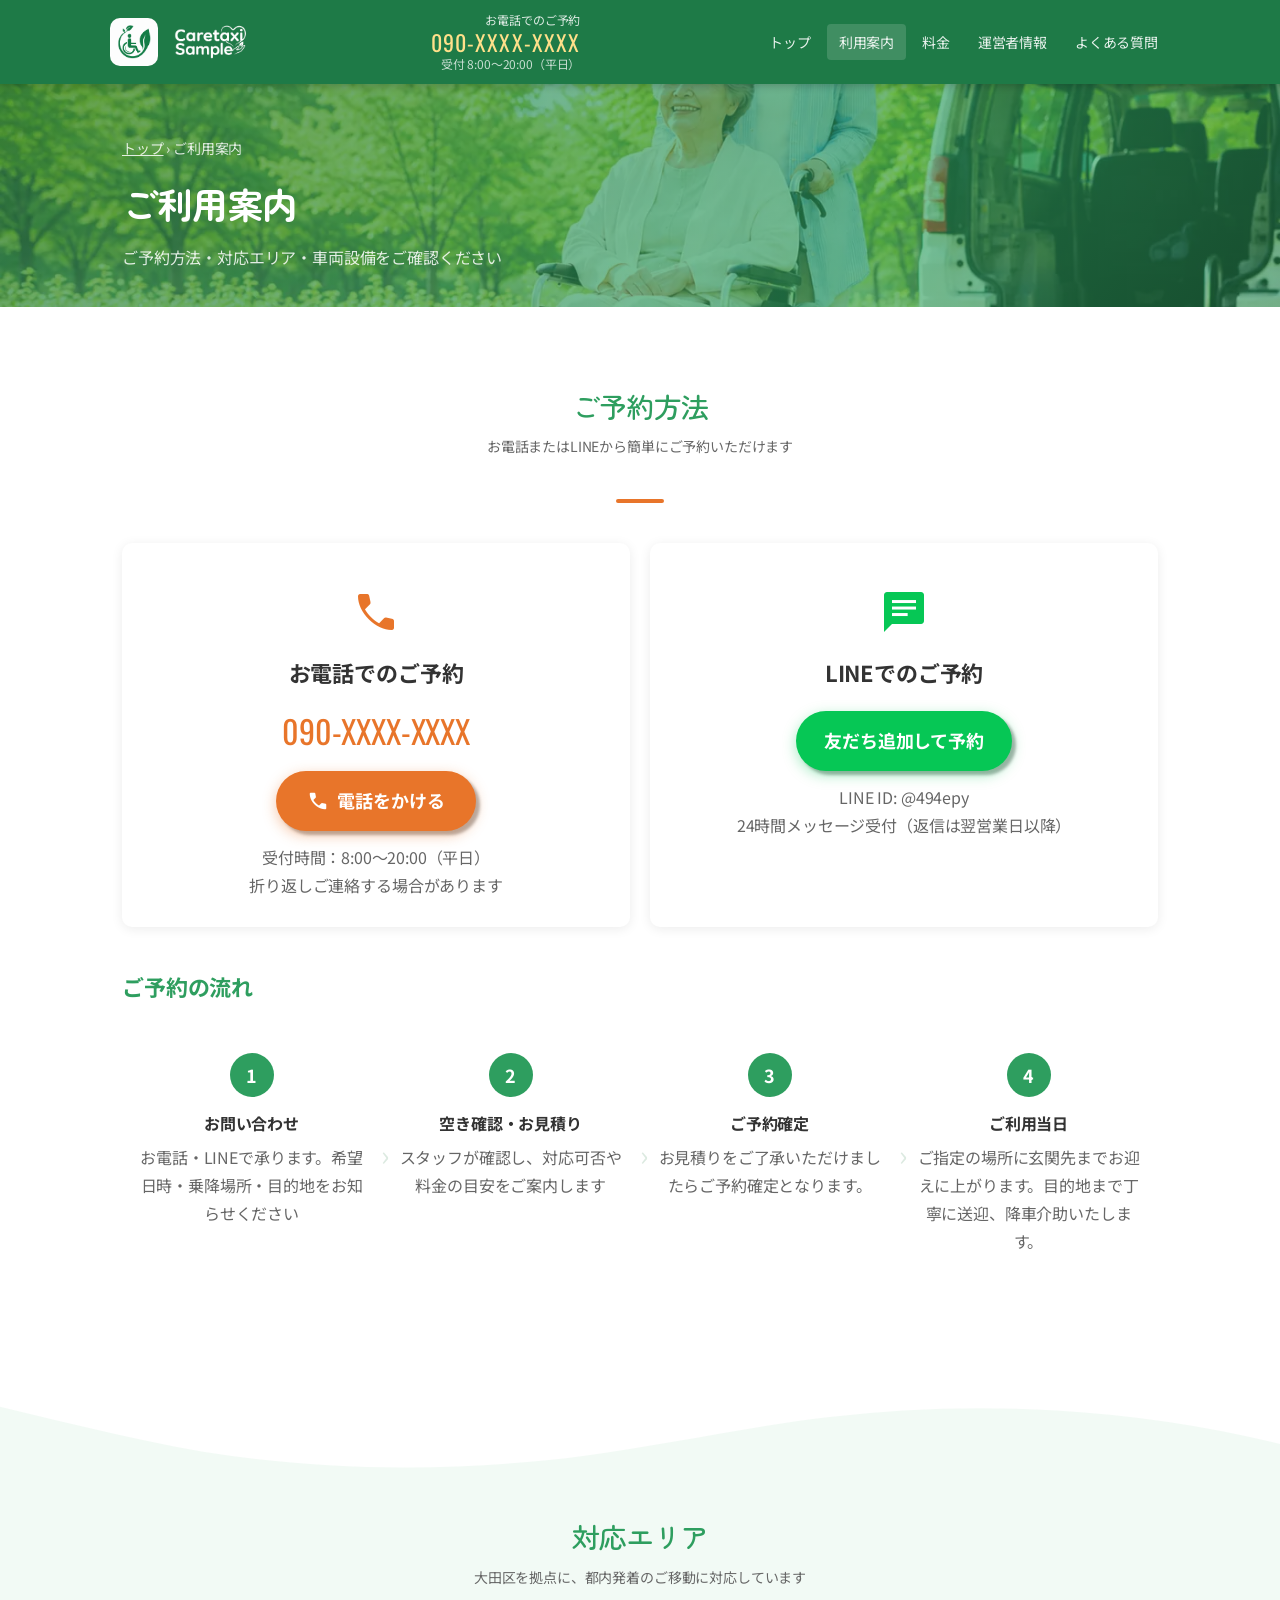
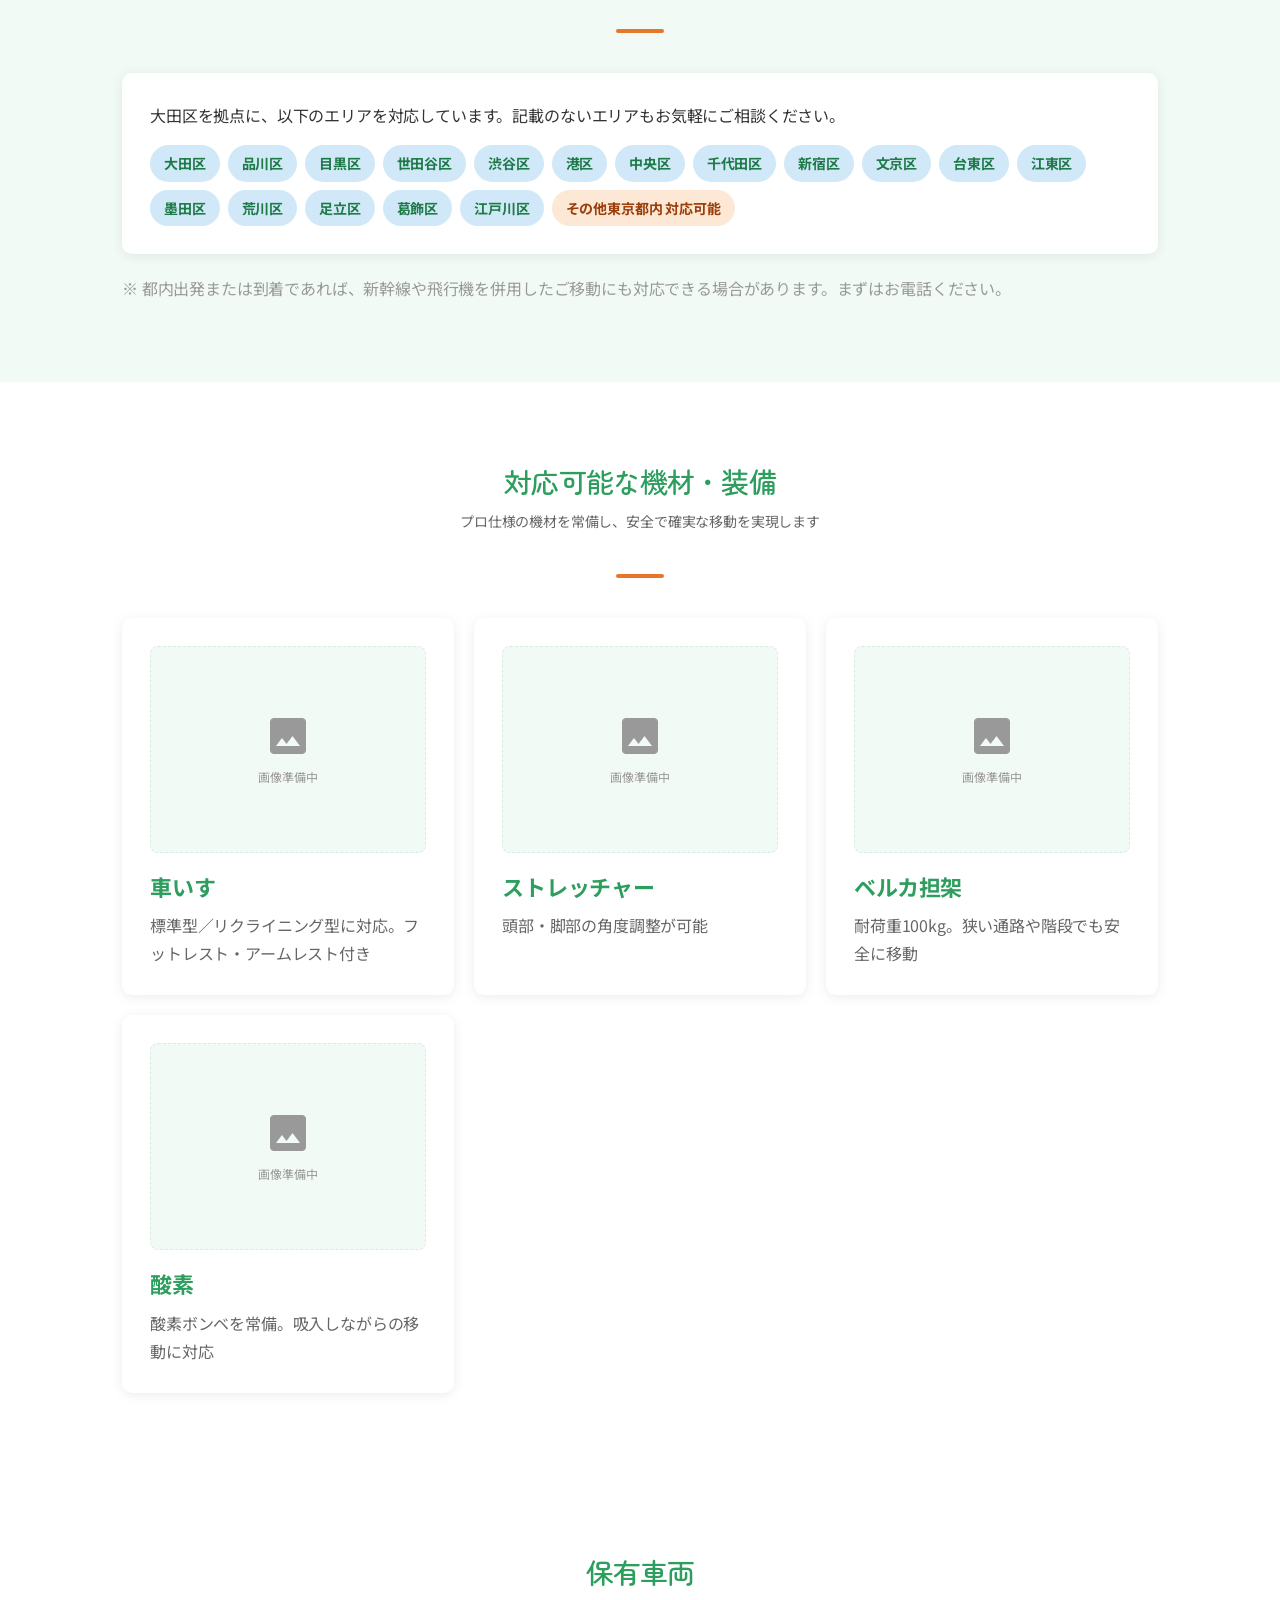
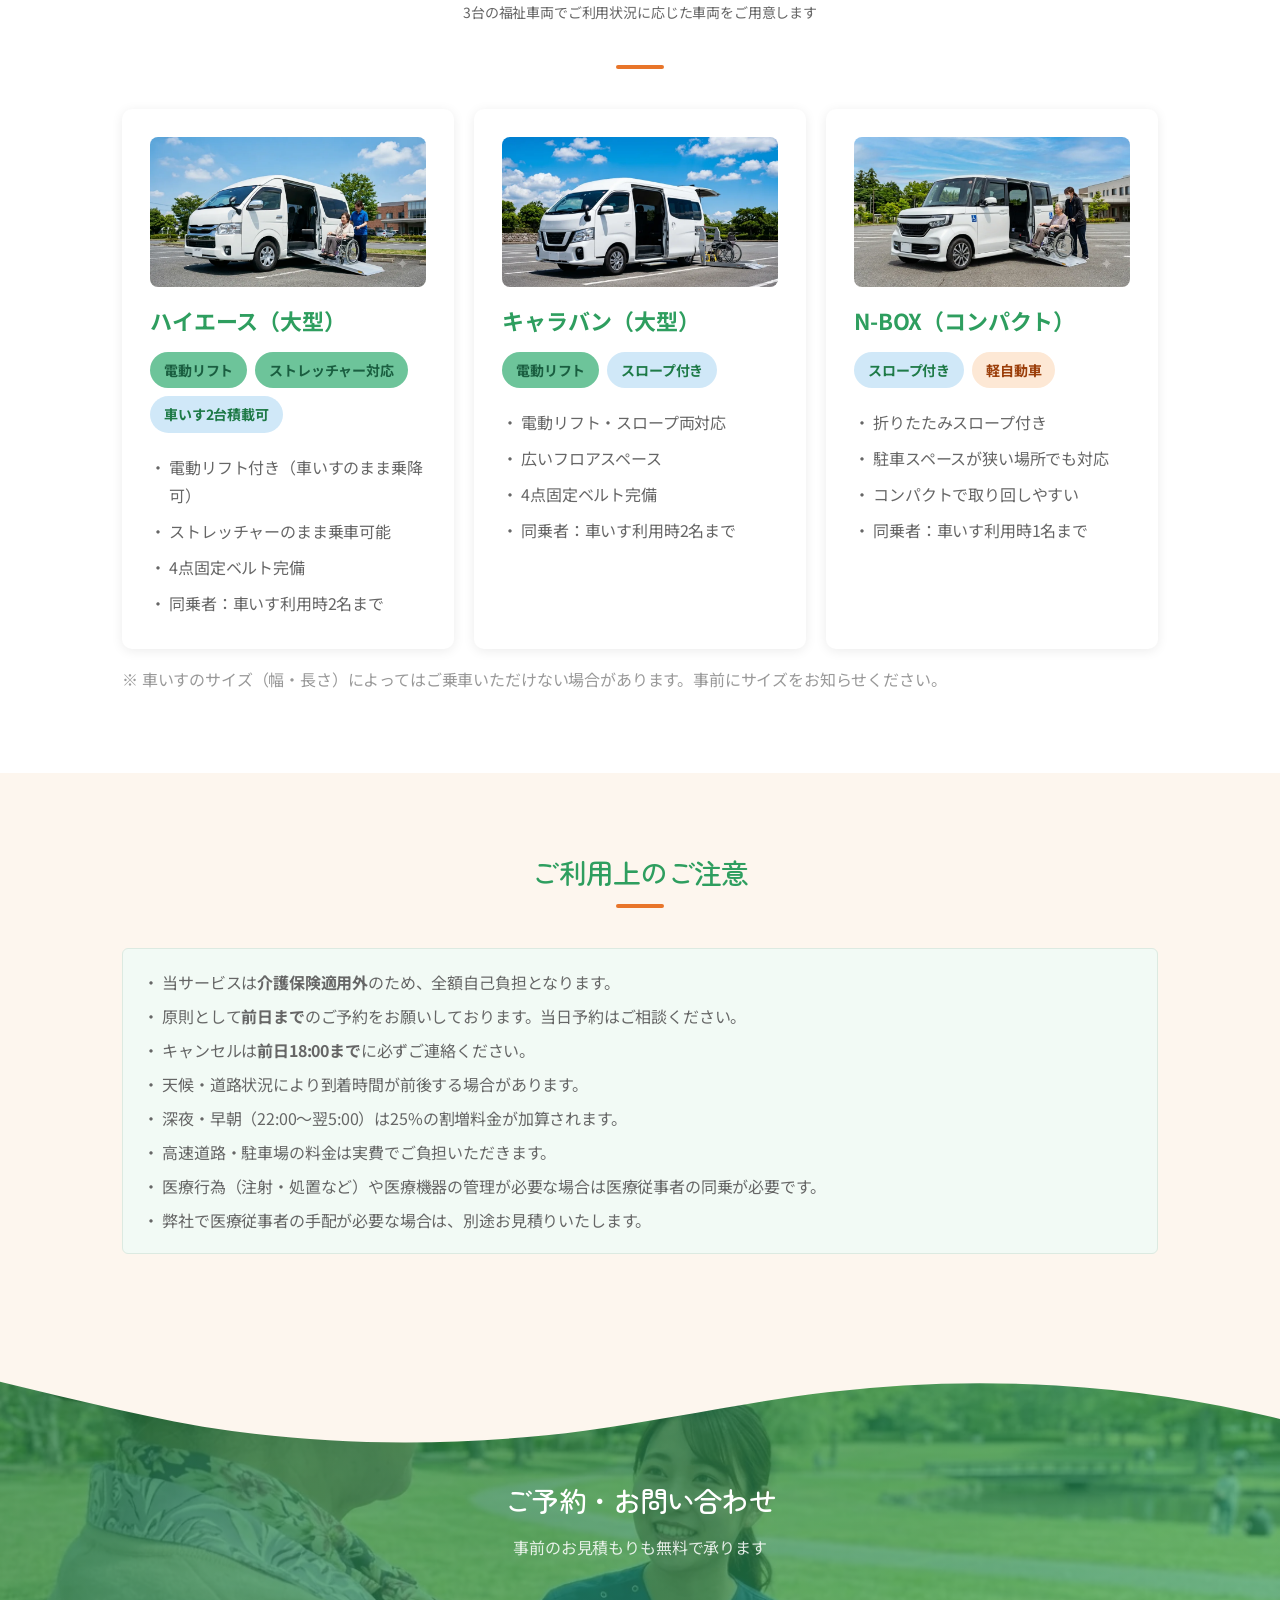
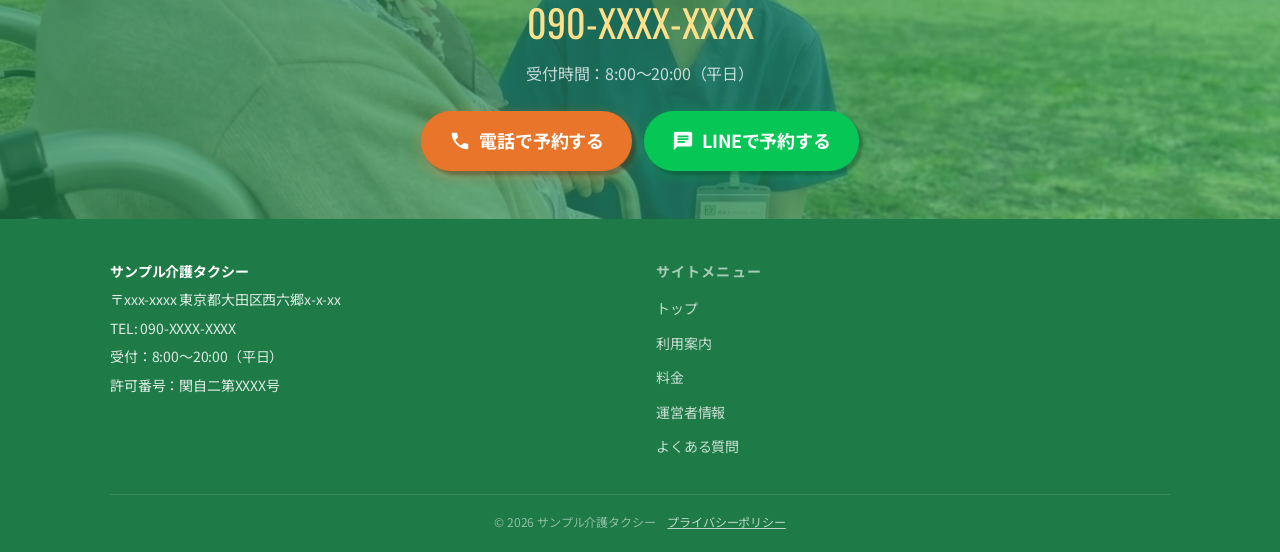
<file: sample/guide.html>
﻿<!DOCTYPE html>
<html lang="ja">
<head>
  <meta charset="UTF-8">
  <meta name="viewport" content="width=device-width, initial-scale=1.0">
  <!-- LCP対策：ヒーロー背景画像を先読み -->
  <link rel="preload" as="image" href="img/hero.webp" fetchpriority="high">
  <title>ご利用案内・予約方法 | サンプル介護タクシー</title>
  <meta name="description" content="サンプル介護タクシーのご利用案内。電話・LINEでのご予約方法、対応エリア（大田区・東京都内）、車両設備（車いすリフト・ストレッチャー）について詳しく説明します。">
  <meta name="robots" content="noindex, nofollow">
  <meta property="og:type" content="website">
  <meta property="og:title" content="ご利用案内・予約方法 | サンプル介護タクシー">
  <meta property="og:description" content="電話・LINEでのご予約方法、対応エリア（大田区・東京都内）、車両設備について。">
  <meta property="og:url" content="https://sample-caretaxi.com/guide.html">
  <meta property="og:image" content="https://sample-caretaxi.com/img/og-image.webp">
  <meta property="og:locale" content="ja_JP">
  <meta property="og:site_name" content="サンプル介護タクシー">
  <link rel="canonical" href="https://sample-caretaxi.com/guide.html">
  <link rel="icon" href="img/favicon.ico">

  <!-- Google Analytics 4 -->
  <script async src="https://www.googletagmanager.com/gtag/js?id={GA4_ID}"></script>
  <script>
    window.dataLayer = window.dataLayer || [];
    function gtag(){dataLayer.push(arguments);}
    gtag('js', new Date());
    gtag('config', '{GA4_ID}');
  </script>
  <!-- Microsoft Clarity -->
  <script type="text/javascript">
    (function(c,l,a,r,i,t,y){
      c[a]=c[a]||function(){(c[a].q=c[a].q||[]).push(arguments)};
      t=l.createElement(r);t.async=1;t.src="https://www.clarity.ms/tag/"+i;
      y=l.getElementsByTagName(r)[0];y.parentNode.insertBefore(t,y);
    })(window, document, "clarity", "script", "{CLARITY_ID}");
  </script>

  <link rel="preconnect" href="https://fonts.googleapis.com">
  <link rel="preconnect" href="https://fonts.gstatic.com" crossorigin>
  <link href="https://fonts.googleapis.com/css2?family=Noto+Sans+JP:wght@400;500;700&family=Oswald:wght@400&family=Zen+Maru+Gothic:wght@500;700&display=swap" rel="stylesheet">
  <link rel="stylesheet" href="https://fonts.googleapis.com/css2?family=Material+Symbols+Outlined:opsz,wght,FILL,GRAD@20..48,100..700,0..1,-50..200" />
  <link rel="stylesheet" href="css/style.css">
</head>
<body>

<header class="site-header">
  <div class="header-inner">
    <a href="index.html" class="site-logo"><img src="img/logo.png" alt="" class="site-logo-icon"> <img src="img/logo_typo.png" alt="サンプル介護タクシー" class="site-logo-typo"></a>
    <a href="tel:090XXXXXXXX" class="header-phone">
      <span class="header-phone-label">お電話でのご予約</span>
      <span class="header-phone-num">090-XXXX-XXXX</span>
      <span class="header-phone-hour">受付 8:00〜20:00（平日）</span>
    </a>
    <nav class="site-nav" aria-label="メインナビゲーション">
      <ul>
        <li><a href="index.html">トップ</a></li>
        <li><a href="guide.html">利用案内</a></li>
        <li><a href="price.html">料金</a></li>
        <li><a href="about.html">運営者情報</a></li>
        <li><a href="faq.html">よくある質問</a></li>
      </ul>
    </nav>
    <button class="nav-toggle" aria-label="メニューを開く" aria-expanded="false">
      <span></span><span></span><span></span>
    </button>
  </div>
  <nav class="mobile-nav">
    <a href="index.html">トップ</a>
    <a href="guide.html">利用案内</a>
    <a href="price.html">料金</a>
    <a href="about.html">運営者情報</a>
    <a href="faq.html">よくある質問</a>
  </nav>
</header>
<div class="nav-backdrop"></div>

<!-- ページヘッダー -->
<section class="page-hero">
  <div class="container">
    <nav class="breadcrumb" aria-label="パンくずリスト">
      <span><a href="index.html">トップ</a></span>
      <span>ご利用案内</span>
    </nav>
    <h1 class="page-hero-title">ご利用案内</h1>
    <p class="page-hero-sub">ご予約方法・対応エリア・車両設備をご確認ください</p>
  </div>
</section>

<!-- ご予約方法 -->
<section class="section">
  <div class="container">
    <div class="section-divider">
      <h2 class="section-title">ご予約方法</h2>
      <p class="section-subtitle">お電話またはLINEから簡単にご予約いただけます</p>
    </div>
    <div class="card-grid" style="margin-bottom:40px;">
      <div class="card" style="text-align:center;">
        <div style="font-size:40px;margin-bottom:12px;color:var(--color-accent);"><span class="material-symbols-outlined icon-xl">phone</span></div>
        <h3 style="font-size:var(--text-xl);font-weight:700;margin-bottom:8px;">お電話でのご予約</h3>
        <a href="tel:090XXXXXXXX" style="display:block;font-family:var(--font-phone);font-size:32px;color:var(--color-accent);margin:12px 0;">090-XXXX-XXXX</a>
        <a href="tel:090XXXXXXXX" class="btn btn-tel" style="margin:0 auto 12px;"><span class="material-symbols-outlined">phone</span> 電話をかける</a>
        <p style="font-size:var(--text-base);color:var(--color-text-secondary);">受付時間：8:00〜20:00（平日）<br>折り返しご連絡する場合があります</p>
      </div>
      <div class="card" style="text-align:center;">
        <div style="font-size:40px;margin-bottom:12px;color:#06C755;"><span class="material-symbols-outlined icon-xl">chat</span></div>
        <h3 style="font-size:var(--text-xl);font-weight:700;margin-bottom:8px;">LINEでのご予約</h3>
        <a href="https://line.me/R/ti/p/%40494epy" target="_blank" rel="noopener" class="btn btn-line" style="margin:12px auto;display:inline-flex;">友だち追加して予約</a>
        <p style="font-size:var(--text-base);color:var(--color-text-secondary);">LINE ID: @494epy<br>24時間メッセージ受付（返信は翌営業日以降）</p>
      </div>
    </div>

    <!-- ご予約の流れ -->
    <h3 style="font-size:var(--text-xl);font-weight:700;color:var(--color-primary);margin-bottom:24px;">ご予約の流れ</h3>
    <div class="steps">
      <div class="step">
        <div class="step-num">1</div>
        <div class="step-title">お問い合わせ</div>
        <p class="step-text">お電話・LINEで承ります。希望日時・乗降場所・目的地をお知らせください</p>
      </div>
      <div class="step">
        <div class="step-num">2</div>
        <div class="step-title">空き確認・お見積り</div>
        <p class="step-text">スタッフが確認し、対応可否や料金の目安をご案内します</p>
      </div>
      <div class="step">
        <div class="step-num">3</div>
        <div class="step-title">ご予約確定</div>
        <p class="step-text">お見積りをご了承いただけましたらご予約確定となります。</p>
      </div>
      <div class="step">
        <div class="step-num">4</div>
        <div class="step-title">ご利用当日</div>
        <p class="step-text">ご指定の場所に玄関先までお迎えに上がります。目的地まで丁寧に送迎、降車介助いたします。</p>
      </div>
    </div>
  </div>
</section>

<!-- 対応エリア -->
<section class="section section-alt has-wave">
  <div class="section-wave section-wave--white" aria-hidden="true">
    <svg data-name="Layer 1" xmlns="http://www.w3.org/2000/svg" viewBox="0 0 1200 120" preserveAspectRatio="none"><path d="M985.66,92.83C906.67,72,823.78,31,743.84,14.19c-82.26-17.34-168.06-16.33-250.45.39-57.84,11.73-114,31.07-172,41.86A600.21,600.21,0,0,1,0,27.35V120H1200V95.8C1132.19,118.92,1055.71,111.31,985.66,92.83Z" class="shape-fill"></path></svg>
  </div>
  <div class="container">
    <div class="section-divider">
      <h2 class="section-title">対応エリア</h2>
      <p class="section-subtitle">大田区を拠点に、都内発着のご移動に対応しています</p>
    </div>
    <div class="card" style="margin-bottom:20px;">
      <p style="margin-bottom:16px;">大田区を拠点に、以下のエリアを対応しています。記載のないエリアもお気軽にご相談ください。</p>
      <div style="display:flex;flex-wrap:wrap;gap:8px;">
        <span class="badge badge-blue">大田区</span>
        <span class="badge badge-blue">品川区</span>
        <span class="badge badge-blue">目黒区</span>
        <span class="badge badge-blue">世田谷区</span>
        <span class="badge badge-blue">渋谷区</span>
        <span class="badge badge-blue">港区</span>
        <span class="badge badge-blue">中央区</span>
        <span class="badge badge-blue">千代田区</span>
        <span class="badge badge-blue">新宿区</span>
        <span class="badge badge-blue">文京区</span>
        <span class="badge badge-blue">台東区</span>
        <span class="badge badge-blue">江東区</span>
        <span class="badge badge-blue">墨田区</span>
        <span class="badge badge-blue">荒川区</span>
        <span class="badge badge-blue">足立区</span>
        <span class="badge badge-blue">葛飾区</span>
        <span class="badge badge-blue">江戸川区</span>
        <span class="badge badge-orange">その他東京都内 対応可能</span>
      </div>
    </div>
    <p class="note">都内出発または到着であれば、新幹線や飛行機を併用したご移動にも対応できる場合があります。まずはお電話ください。</p>
  </div>
</section>

<!-- 対応可能な機材・装備 -->
<section class="section">
  <div class="container">
    <div class="section-divider">
      <h2 class="section-title">対応可能な機材・装備</h2>
      <p class="section-subtitle">プロ仕様の機材を常備し、安全で確実な移動を実現します</p>
    </div>
    <div class="card-grid">
      <div class="card">
        <div class="equipment-photo">
          <span class="material-symbols-outlined">image</span>
          <span class="equipment-photo-label">画像準備中</span>
        </div>
        <h3 class="equipment-name">車いす</h3>
        <p class="equipment-desc">標準型／リクライニング型に対応。フットレスト・アームレスト付き</p>
      </div>
      <div class="card">
        <div class="equipment-photo">
          <span class="material-symbols-outlined">image</span>
          <span class="equipment-photo-label">画像準備中</span>
        </div>
        <h3 class="equipment-name">ストレッチャー</h3>
        <p class="equipment-desc">頭部・脚部の角度調整が可能</p>
      </div>
      <div class="card">
        <div class="equipment-photo">
          <span class="material-symbols-outlined">image</span>
          <span class="equipment-photo-label">画像準備中</span>
        </div>
        <h3 class="equipment-name">ベルカ担架</h3>
        <p class="equipment-desc">耐荷重100kg。狭い通路や階段でも安全に移動</p>
      </div>
      <div class="card">
        <div class="equipment-photo">
          <span class="material-symbols-outlined">image</span>
          <span class="equipment-photo-label">画像準備中</span>
        </div>
        <h3 class="equipment-name">酸素</h3>
        <p class="equipment-desc">酸素ボンベを常備。吸入しながらの移動に対応</p>
      </div>
    </div>
  </div>
</section>

<!-- 車両紹介 -->
<section class="section">
  <div class="container">
    <div class="section-divider">
      <h2 class="section-title">保有車両</h2>
      <p class="section-subtitle">3台の福祉車両でご利用状況に応じた車両をご用意します</p>
    </div>
    <div class="card-grid">
      <div class="card">
        <img src="img/vehicle_01.webp" alt="電動リフトで車いすを乗せる大型福祉車両ハイエース" class="vehicle-photo" width="960" height="524" loading="lazy">
        <h3 style="font-size:var(--text-xl);font-weight:700;color:var(--color-primary);margin-bottom:12px;">ハイエース（大型）</h3>
        <div class="badge-list">
          <span class="badge badge-green">電動リフト</span>
          <span class="badge badge-green">ストレッチャー対応</span>
          <span class="badge badge-blue">車いす2台積載可</span>
        </div>
        <ul style="font-size:var(--text-base);color:var(--color-text-secondary);">
          <li style="padding:4px 0 4px 1.2em;position:relative;"><span style="position:absolute;left:0;">・</span>電動リフト付き（車いすのまま乗降可）</li>
          <li style="padding:4px 0 4px 1.2em;position:relative;"><span style="position:absolute;left:0;">・</span>ストレッチャーのまま乗車可能</li>
          <li style="padding:4px 0 4px 1.2em;position:relative;"><span style="position:absolute;left:0;">・</span>4点固定ベルト完備</li>
          <li style="padding:4px 0 4px 1.2em;position:relative;"><span style="position:absolute;left:0;">・</span>同乗者：車いす利用時2名まで</li>
        </ul>
      </div>
      <div class="card">
        <img src="img/vehicle_02.webp" alt="電動リフト付きの大型福祉車両キャラバン" class="vehicle-photo" width="960" height="524" loading="lazy">
        <h3 style="font-size:var(--text-xl);font-weight:700;color:var(--color-primary);margin-bottom:12px;">キャラバン（大型）</h3>
        <div class="badge-list">
          <span class="badge badge-green">電動リフト</span>
          <span class="badge badge-blue">スロープ付き</span>
        </div>
        <ul style="font-size:var(--text-base);color:var(--color-text-secondary);">
          <li style="padding:4px 0 4px 1.2em;position:relative;"><span style="position:absolute;left:0;">・</span>電動リフト・スロープ両対応</li>
          <li style="padding:4px 0 4px 1.2em;position:relative;"><span style="position:absolute;left:0;">・</span>広いフロアスペース</li>
          <li style="padding:4px 0 4px 1.2em;position:relative;"><span style="position:absolute;left:0;">・</span>4点固定ベルト完備</li>
          <li style="padding:4px 0 4px 1.2em;position:relative;"><span style="position:absolute;left:0;">・</span>同乗者：車いす利用時2名まで</li>
        </ul>
      </div>
      <div class="card">
        <img src="img/vehicle_03.webp" alt="スロープで車いすを乗せる軽福祉車両N-BOX" class="vehicle-photo" width="960" height="524" loading="lazy">
        <h3 style="font-size:var(--text-xl);font-weight:700;color:var(--color-primary);margin-bottom:12px;">N-BOX（コンパクト）</h3>
        <div class="badge-list">
          <span class="badge badge-blue">スロープ付き</span>
          <span class="badge badge-orange">軽自動車</span>
        </div>
        <ul style="font-size:var(--text-base);color:var(--color-text-secondary);">
          <li style="padding:4px 0 4px 1.2em;position:relative;"><span style="position:absolute;left:0;">・</span>折りたたみスロープ付き</li>
          <li style="padding:4px 0 4px 1.2em;position:relative;"><span style="position:absolute;left:0;">・</span>駐車スペースが狭い場所でも対応</li>
          <li style="padding:4px 0 4px 1.2em;position:relative;"><span style="position:absolute;left:0;">・</span>コンパクトで取り回しやすい</li>
          <li style="padding:4px 0 4px 1.2em;position:relative;"><span style="position:absolute;left:0;">・</span>同乗者：車いす利用時1名まで</li>
        </ul>
      </div>
    </div>
    <p class="note" style="margin-top:16px;">車いすのサイズ（幅・長さ）によってはご乗車いただけない場合があります。事前にサイズをお知らせください。</p>
  </div>
</section>

<!-- ご利用上の注意 -->
<section class="section section-warm">
  <div class="container">
    <div class="section-divider">
      <h2 class="section-title">ご利用上のご注意</h2>
    </div>
    <div class="note-box">
      <ul>
        <li>当サービスは<strong>介護保険適用外</strong>のため、全額自己負担となります。</li>
        <li>原則として<strong>前日まで</strong>のご予約をお願いしております。当日予約はご相談ください。</li>
        <li>キャンセルは<strong>前日18:00まで</strong>に必ずご連絡ください。</li>
        <li>天候・道路状況により到着時間が前後する場合があります。</li>
        <li>深夜・早朝（22:00〜翌5:00）は25%の割増料金が加算されます。</li>
        <li>高速道路・駐車場の料金は実費でご負担いただきます。</li>
        <li>医療行為（注射・処置など）や医療機器の管理が必要な場合は医療従事者の同乗が必要です。</li>
          <li>弊社で医療従事者の手配が必要な場合は、別途お見積りいたします。</li>
      </ul>
    </div>
  </div>
</section>

<!-- CTAバナー -->
<section class="cta-banner has-wave">
  <div class="section-wave section-wave--warm" aria-hidden="true">
    <svg data-name="Layer 1" xmlns="http://www.w3.org/2000/svg" viewBox="0 0 1200 120" preserveAspectRatio="none"><path d="M985.66,92.83C906.67,72,823.78,31,743.84,14.19c-82.26-17.34-168.06-16.33-250.45.39-57.84,11.73-114,31.07-172,41.86A600.21,600.21,0,0,1,0,27.35V120H1200V95.8C1132.19,118.92,1055.71,111.31,985.66,92.83Z" class="shape-fill"></path></svg>
  </div>
  <div class="container">
    <h2 class="cta-title">ご予約・お問い合わせ</h2>
    <p class="cta-sub">事前のお見積もりも無料で承ります</p>
    <a href="tel:090XXXXXXXX" class="cta-phone">090-XXXX-XXXX</a>
    <p class="cta-hour">受付時間：8:00〜20:00（平日）</p>
    <div class="btn-group">
      <a href="tel:090XXXXXXXX" class="btn btn-tel"><span class="material-symbols-outlined">phone</span> 電話で予約する</a>
      <a href="https://line.me/R/ti/p/%40494epy" target="_blank" rel="noopener" class="btn btn-line"><span class="material-symbols-outlined">chat</span> LINEで予約する</a>
    </div>
  </div>
</section>

<footer class="site-footer">
  <div class="footer-inner">
    <div class="footer-top">
      <div class="footer-info">
        <p class="footer-name">サンプル介護タクシー</p>
        <p>〒xxx-xxxx 東京都大田区西六郷x-x-xx</p>
        <p>TEL: <a href="tel:090XXXXXXXX">090-XXXX-XXXX</a></p>
        <p>受付：8:00〜20:00（平日）</p>
        <p>許可番号：関自二第XXXX号</p>
      </div>
      <div class="footer-nav">
        <p class="footer-nav-title">サイトメニュー</p>
        <ul>
          <li><a href="index.html">トップ</a></li>
          <li><a href="guide.html">利用案内</a></li>
          <li><a href="price.html">料金</a></li>
          <li><a href="about.html">運営者情報</a></li>
          <li><a href="faq.html">よくある質問</a></li>
        </ul>
      </div>
    </div>
    <p class="footer-copy">© 2026 サンプル介護タクシー　<a href="privacy.html">プライバシーポリシー</a></p>
  </div>
</footer>

<!-- モバイル固定CTAバー -->
<div class="mobile-cta-bar">
  <p class="cta-bar-label">受付 8:00〜20:00（平日）／ 前日までご予約受付中</p>
  <a href="tel:090XXXXXXXX" class="cta-bar-btn"><span class="material-symbols-outlined">phone</span> 電話をかける</a>
</div>

<script src="js/main.js"></script>
<script type="application/ld+json">
{
  "@context": "https://schema.org",
  "@type": "LocalBusiness",
  "@id": "https://sample-caretaxi.com/#organization",
  "name": "サンプル介護タクシー",
  "url": "https://sample-caretaxi.com/",
  "telephone": "090-XXXX-XXXX",
  "address": {
    "@type": "PostalAddress",
    "streetAddress": "西六郷x-x-xx",
    "addressLocality": "大田区",
    "addressRegion": "東京都",
    "postalCode": "xxxxxxx",
    "addressCountry": "JP"
  },
  "areaServed": [
    {"@type": "City", "name": "大田区"},
    {"@type": "City", "name": "品川区"},
    {"@type": "City", "name": "世田谷区"},
    {"@type": "AdministrativeArea", "name": "東京都"}
  ]
}
</script>
</body>
</html>
</file>
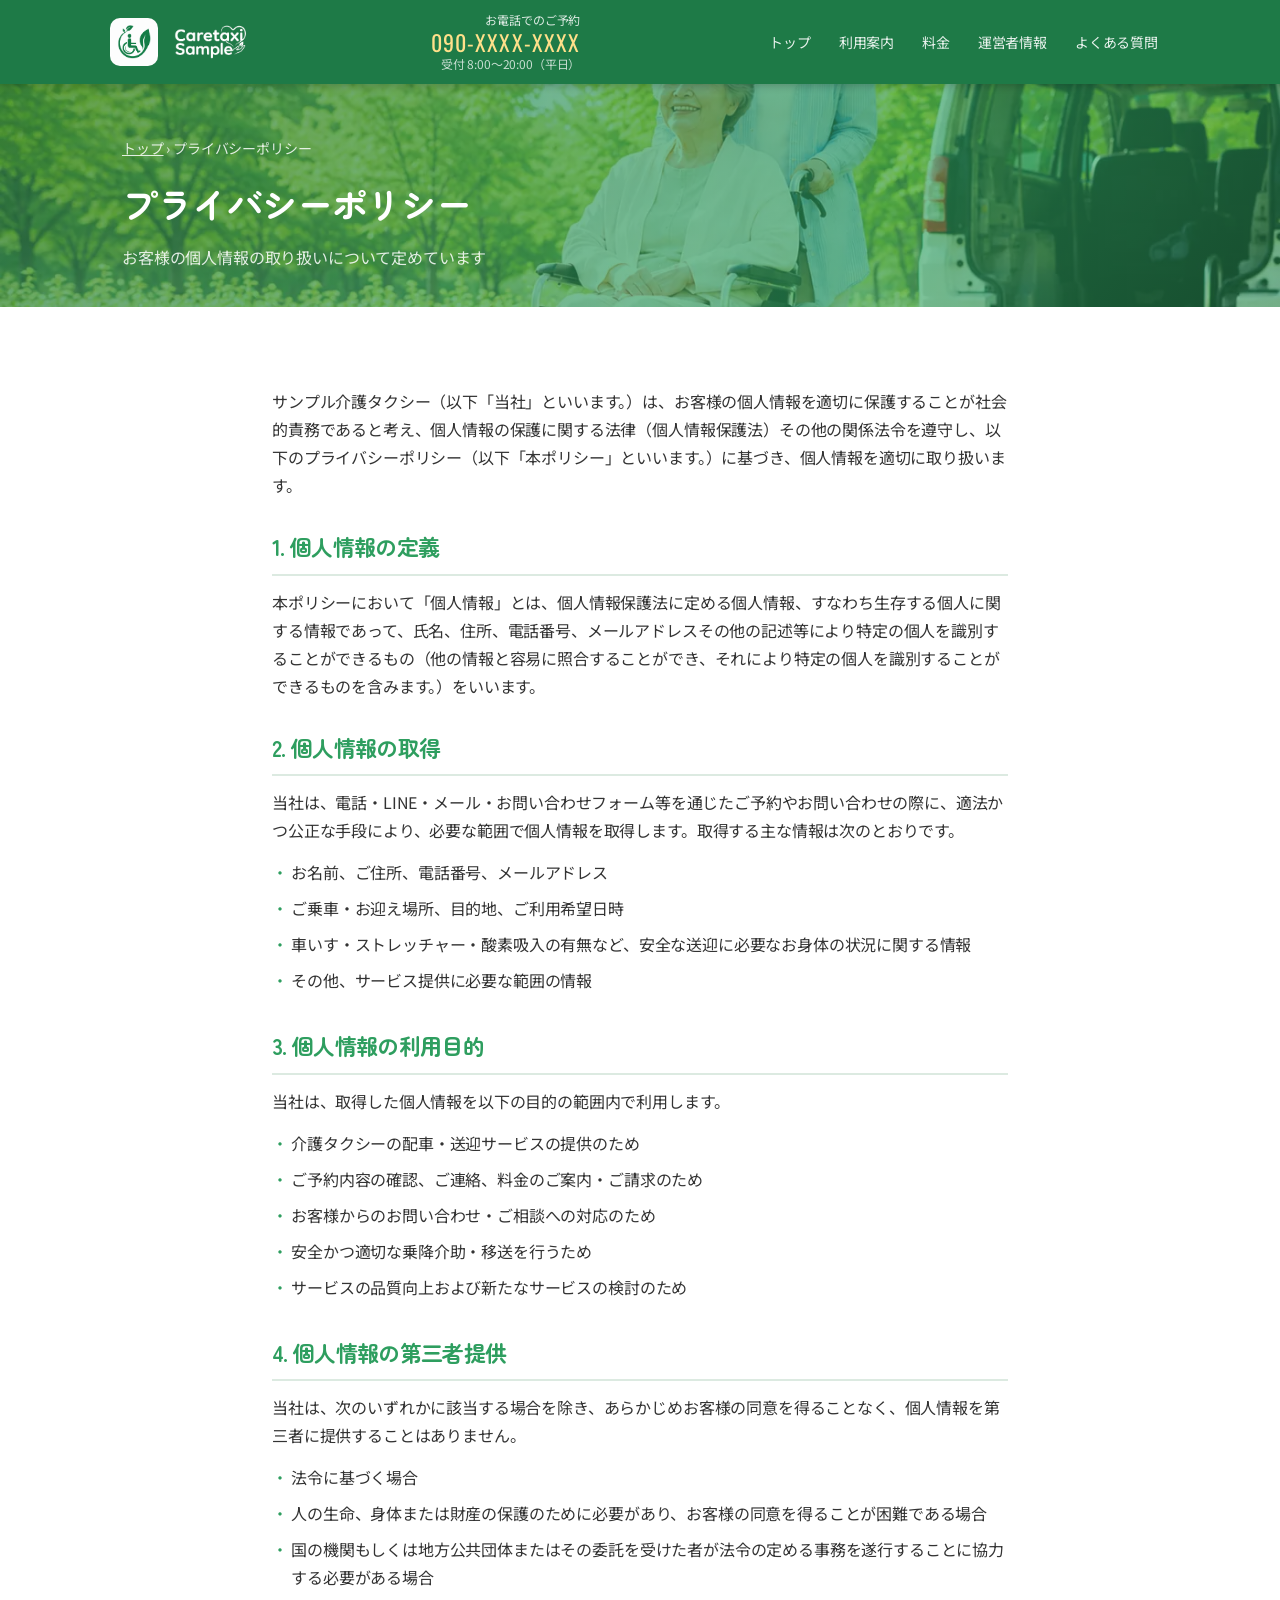
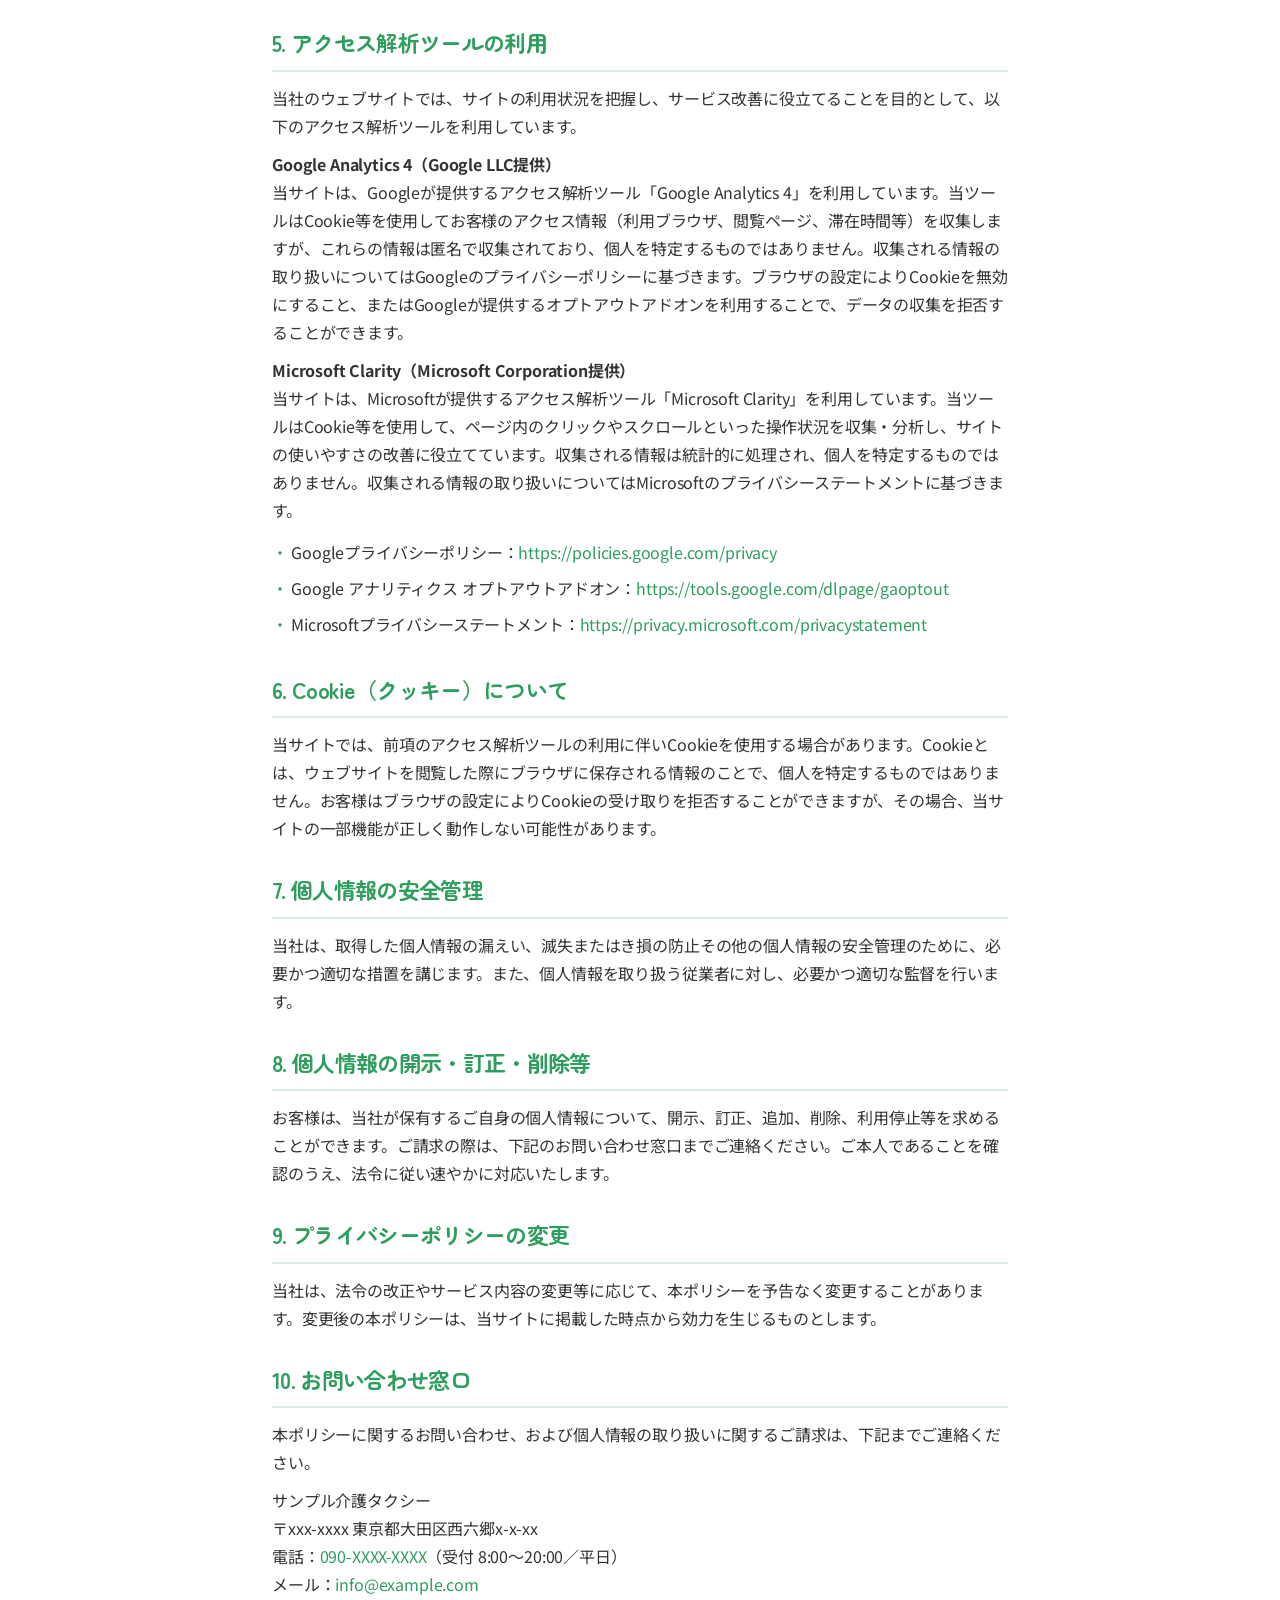
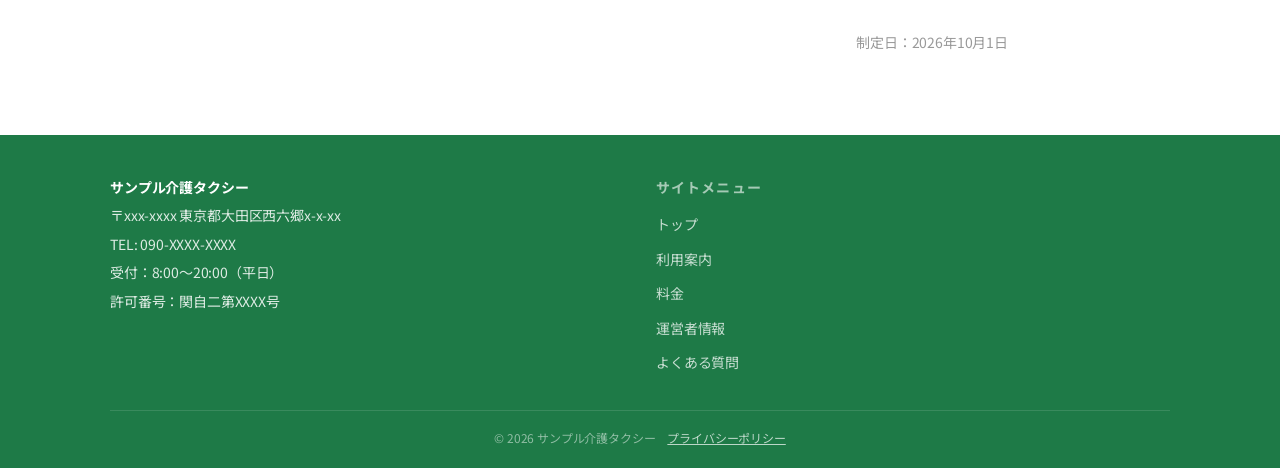
<file: sample/privacy.html>
<!DOCTYPE html>
<html lang="ja">
<head>
  <meta charset="UTF-8">
  <meta name="viewport" content="width=device-width, initial-scale=1.0">
  <!-- LCP対策：ヒーロー背景画像を先読み -->
  <link rel="preload" as="image" href="img/hero.webp" fetchpriority="high">
  <title>プライバシーポリシー | サンプル介護タクシー</title>
  <meta name="description" content="サンプル介護タクシーのプライバシーポリシー。個人情報の取得・利用目的・第三者提供・アクセス解析ツール（Google Analytics 4・Microsoft Clarity）の利用について記載しています。">
  <meta name="robots" content="noindex, nofollow">
  <meta property="og:type" content="website">
  <meta property="og:title" content="プライバシーポリシー | サンプル介護タクシー">
  <meta property="og:description" content="サンプル介護タクシーの個人情報の取り扱いについて。アクセス解析ツールの利用を含むプライバシーポリシーを掲載しています。">
  <meta property="og:url" content="https://sample-caretaxi.com/privacy.html">
  <meta property="og:image" content="https://sample-caretaxi.com/img/og-image.webp">
  <meta property="og:locale" content="ja_JP">
  <meta property="og:site_name" content="サンプル介護タクシー">
  <link rel="canonical" href="https://sample-caretaxi.com/privacy.html">
  <link rel="icon" href="img/favicon.ico">

  <!-- Google Analytics 4 -->
  <script async src="https://www.googletagmanager.com/gtag/js?id={GA4_ID}"></script>
  <script>
    window.dataLayer = window.dataLayer || [];
    function gtag(){dataLayer.push(arguments);}
    gtag('js', new Date());
    gtag('config', '{GA4_ID}');
  </script>
  <!-- Microsoft Clarity -->
  <script type="text/javascript">
    (function(c,l,a,r,i,t,y){
      c[a]=c[a]||function(){(c[a].q=c[a].q||[]).push(arguments)};
      t=l.createElement(r);t.async=1;t.src="https://www.clarity.ms/tag/"+i;
      y=l.getElementsByTagName(r)[0];y.parentNode.insertBefore(t,y);
    })(window, document, "clarity", "script", "{CLARITY_ID}");
  </script>

  <link rel="preconnect" href="https://fonts.googleapis.com">
  <link rel="preconnect" href="https://fonts.gstatic.com" crossorigin>
  <link href="https://fonts.googleapis.com/css2?family=Noto+Sans+JP:wght@400;500;700&family=Oswald:wght@400&family=Zen+Maru+Gothic:wght@500;700&display=swap" rel="stylesheet">
  <link rel="stylesheet" href="https://fonts.googleapis.com/css2?family=Material+Symbols+Outlined:opsz,wght,FILL,GRAD@20..48,100..700,0..1,-50..200" />
  <link rel="stylesheet" href="css/style.css">
</head>
<body>

<header class="site-header">
  <div class="header-inner">
    <a href="index.html" class="site-logo"><img src="img/logo.png" alt="" class="site-logo-icon"> <img src="img/logo_typo.png" alt="サンプル介護タクシー" class="site-logo-typo"></a>
    <a href="tel:090XXXXXXXX" class="header-phone">
      <span class="header-phone-label">お電話でのご予約</span>
      <span class="header-phone-num">090-XXXX-XXXX</span>
      <span class="header-phone-hour">受付 8:00〜20:00（平日）</span>
    </a>
    <nav class="site-nav" aria-label="メインナビゲーション">
      <ul>
        <li><a href="index.html">トップ</a></li>
        <li><a href="guide.html">利用案内</a></li>
        <li><a href="price.html">料金</a></li>
        <li><a href="about.html">運営者情報</a></li>
        <li><a href="faq.html">よくある質問</a></li>
      </ul>
    </nav>
    <button class="nav-toggle" aria-label="メニューを開く" aria-expanded="false">
      <span></span><span></span><span></span>
    </button>
  </div>
  <nav class="mobile-nav">
    <a href="index.html">トップ</a>
    <a href="guide.html">利用案内</a>
    <a href="price.html">料金</a>
    <a href="about.html">運営者情報</a>
    <a href="faq.html">よくある質問</a>
  </nav>
</header>
<div class="nav-backdrop"></div>

<!-- ページヘッダー -->
<section class="page-hero">
  <div class="container">
    <nav class="breadcrumb" aria-label="パンくずリスト">
      <span><a href="index.html">トップ</a></span>
      <span>プライバシーポリシー</span>
    </nav>
    <h1 class="page-hero-title">プライバシーポリシー</h1>
    <p class="page-hero-sub">お客様の個人情報の取り扱いについて定めています</p>
  </div>
</section>

<!-- 本文 -->
<section class="section">
  <div class="container" style="max-width:800px;">
    <p class="policy-intro">
      サンプル介護タクシー（以下「当社」といいます。）は、お客様の個人情報を適切に保護することが社会的責務であると考え、個人情報の保護に関する法律（個人情報保護法）その他の関係法令を遵守し、以下のプライバシーポリシー（以下「本ポリシー」といいます。）に基づき、個人情報を適切に取り扱います。
    </p>

    <div class="policy-article">
      <h2>1. 個人情報の定義</h2>
      <p>本ポリシーにおいて「個人情報」とは、個人情報保護法に定める個人情報、すなわち生存する個人に関する情報であって、氏名、住所、電話番号、メールアドレスその他の記述等により特定の個人を識別することができるもの（他の情報と容易に照合することができ、それにより特定の個人を識別することができるものを含みます。）をいいます。</p>
    </div>

    <div class="policy-article">
      <h2>2. 個人情報の取得</h2>
      <p>当社は、電話・LINE・メール・お問い合わせフォーム等を通じたご予約やお問い合わせの際に、適法かつ公正な手段により、必要な範囲で個人情報を取得します。取得する主な情報は次のとおりです。</p>
      <ul class="policy-list">
        <li>お名前、ご住所、電話番号、メールアドレス</li>
        <li>ご乗車・お迎え場所、目的地、ご利用希望日時</li>
        <li>車いす・ストレッチャー・酸素吸入の有無など、安全な送迎に必要なお身体の状況に関する情報</li>
        <li>その他、サービス提供に必要な範囲の情報</li>
      </ul>
    </div>

    <div class="policy-article">
      <h2>3. 個人情報の利用目的</h2>
      <p>当社は、取得した個人情報を以下の目的の範囲内で利用します。</p>
      <ul class="policy-list">
        <li>介護タクシーの配車・送迎サービスの提供のため</li>
        <li>ご予約内容の確認、ご連絡、料金のご案内・ご請求のため</li>
        <li>お客様からのお問い合わせ・ご相談への対応のため</li>
        <li>安全かつ適切な乗降介助・移送を行うため</li>
        <li>サービスの品質向上および新たなサービスの検討のため</li>
      </ul>
    </div>

    <div class="policy-article">
      <h2>4. 個人情報の第三者提供</h2>
      <p>当社は、次のいずれかに該当する場合を除き、あらかじめお客様の同意を得ることなく、個人情報を第三者に提供することはありません。</p>
      <ul class="policy-list">
        <li>法令に基づく場合</li>
        <li>人の生命、身体または財産の保護のために必要があり、お客様の同意を得ることが困難である場合</li>
        <li>国の機関もしくは地方公共団体またはその委託を受けた者が法令の定める事務を遂行することに協力する必要がある場合</li>
      </ul>
    </div>

    <div class="policy-article">
      <h2>5. アクセス解析ツールの利用</h2>
      <p>当社のウェブサイトでは、サイトの利用状況を把握し、サービス改善に役立てることを目的として、以下のアクセス解析ツールを利用しています。</p>
      <p><strong>Google Analytics 4（Google LLC提供）</strong><br>
        当サイトは、Googleが提供するアクセス解析ツール「Google Analytics 4」を利用しています。当ツールはCookie等を使用してお客様のアクセス情報（利用ブラウザ、閲覧ページ、滞在時間等）を収集しますが、これらの情報は匿名で収集されており、個人を特定するものではありません。収集される情報の取り扱いについてはGoogleのプライバシーポリシーに基づきます。ブラウザの設定によりCookieを無効にすること、またはGoogleが提供するオプトアウトアドオンを利用することで、データの収集を拒否することができます。</p>
      <p><strong>Microsoft Clarity（Microsoft Corporation提供）</strong><br>
        当サイトは、Microsoftが提供するアクセス解析ツール「Microsoft Clarity」を利用しています。当ツールはCookie等を使用して、ページ内のクリックやスクロールといった操作状況を収集・分析し、サイトの使いやすさの改善に役立てています。収集される情報は統計的に処理され、個人を特定するものではありません。収集される情報の取り扱いについてはMicrosoftのプライバシーステートメントに基づきます。</p>
      <ul class="policy-list">
        <li>Googleプライバシーポリシー：<a href="https://policies.google.com/privacy" target="_blank" rel="noopener">https://policies.google.com/privacy</a></li>
        <li>Google アナリティクス オプトアウトアドオン：<a href="https://tools.google.com/dlpage/gaoptout" target="_blank" rel="noopener">https://tools.google.com/dlpage/gaoptout</a></li>
        <li>Microsoftプライバシーステートメント：<a href="https://privacy.microsoft.com/privacystatement" target="_blank" rel="noopener">https://privacy.microsoft.com/privacystatement</a></li>
      </ul>
    </div>

    <div class="policy-article">
      <h2>6. Cookie（クッキー）について</h2>
      <p>当サイトでは、前項のアクセス解析ツールの利用に伴いCookieを使用する場合があります。Cookieとは、ウェブサイトを閲覧した際にブラウザに保存される情報のことで、個人を特定するものではありません。お客様はブラウザの設定によりCookieの受け取りを拒否することができますが、その場合、当サイトの一部機能が正しく動作しない可能性があります。</p>
    </div>

    <div class="policy-article">
      <h2>7. 個人情報の安全管理</h2>
      <p>当社は、取得した個人情報の漏えい、滅失またはき損の防止その他の個人情報の安全管理のために、必要かつ適切な措置を講じます。また、個人情報を取り扱う従業者に対し、必要かつ適切な監督を行います。</p>
    </div>

    <div class="policy-article">
      <h2>8. 個人情報の開示・訂正・削除等</h2>
      <p>お客様は、当社が保有するご自身の個人情報について、開示、訂正、追加、削除、利用停止等を求めることができます。ご請求の際は、下記のお問い合わせ窓口までご連絡ください。ご本人であることを確認のうえ、法令に従い速やかに対応いたします。</p>
    </div>

    <div class="policy-article">
      <h2>9. プライバシーポリシーの変更</h2>
      <p>当社は、法令の改正やサービス内容の変更等に応じて、本ポリシーを予告なく変更することがあります。変更後の本ポリシーは、当サイトに掲載した時点から効力を生じるものとします。</p>
    </div>

    <div class="policy-article">
      <h2>10. お問い合わせ窓口</h2>
      <p>本ポリシーに関するお問い合わせ、および個人情報の取り扱いに関するご請求は、下記までご連絡ください。</p>
      <p>
        サンプル介護タクシー<br>
        〒xxx-xxxx 東京都大田区西六郷x-x-xx<br>
        電話：<a href="tel:090XXXXXXXX">090-XXXX-XXXX</a>（受付 8:00〜20:00／平日）<br>
        メール：<a href="mailto:info@example.com">info@example.com</a>
      </p>
    </div>

    <p class="policy-date">制定日：2026年10月1日</p>
  </div>
</section>

<footer class="site-footer">
  <div class="footer-inner">
    <div class="footer-top">
      <div class="footer-info">
        <p class="footer-name">サンプル介護タクシー</p>
        <p>〒xxx-xxxx 東京都大田区西六郷x-x-xx</p>
        <p>TEL: <a href="tel:090XXXXXXXX">090-XXXX-XXXX</a></p>
        <p>受付：8:00〜20:00（平日）</p>
        <p>許可番号：関自二第XXXX号</p>
      </div>
      <div class="footer-nav">
        <p class="footer-nav-title">サイトメニュー</p>
        <ul>
          <li><a href="index.html">トップ</a></li>
          <li><a href="guide.html">利用案内</a></li>
          <li><a href="price.html">料金</a></li>
          <li><a href="about.html">運営者情報</a></li>
          <li><a href="faq.html">よくある質問</a></li>
        </ul>
      </div>
    </div>
    <p class="footer-copy">© 2026 サンプル介護タクシー　<a href="privacy.html">プライバシーポリシー</a></p>
  </div>
</footer>

<!-- モバイル固定CTAバー -->
<div class="mobile-cta-bar">
  <p class="cta-bar-label">受付 8:00〜20:00（平日）／ 前日までご予約受付中</p>
  <a href="tel:090XXXXXXXX" class="cta-bar-btn"><span class="material-symbols-outlined">phone</span> 電話をかける</a>
</div>

<script src="js/main.js"></script>
</body>
</html>
</file>
<file: sample/css/style.css>
﻿/* ============================================================
   サンプル介護タクシー — メインスタイルシート
   ============================================================ */

/* ----- CSS変数 ----- */
:root {
  --color-primary:       #2E9E5F;
  --color-primary-dark:  #1E7A47;
  --color-accent:        #E8752A;
  --color-accent-light:  #F5A46B;
  --color-accent-dark:   #C45A16;
  --color-sub:           #1A6FA8;
  --color-text:          #333333;
  --color-text-secondary:#666666;
  --color-text-muted:    #999999;
  --color-bg:            #FFFFFF;
  --color-bg-light:      #F2FAF5;
  --color-bg-warm:       #FDF6EE;
  --color-border:        #DCEAE1;

  --font-sans: "Hiragino Kaku Gothic ProN", "Hiragino Sans", 'Noto Sans JP', sans-serif;
  --font-phone: 'Oswald', 'Noto Sans JP', sans-serif;
  --font-heading: 'Zen Maru Gothic', var(--font-sans);

  --text-xs:   12px;
  --text-sm:   14px;
  --text-base: 16px;
  --text-lg:   18px;
  --text-xl:   22px;
  --text-2xl:  28px;
  --text-3xl:  36px;
  --text-phone: 38px;

  --leading-tight:  1.4;
  --leading-normal: 1.75;

  --radius: 6px;
  --shadow: 0 2px 12px rgba(0,0,0,0.08);
}

/* ----- Material Symbols ----- */
.material-symbols-outlined {
  font-variation-settings: 'FILL' 1, 'wght' 400, 'GRAD' 0, 'opsz' 24;
  vertical-align: middle;
  line-height: 1;
  user-select: none;
}
.btn .material-symbols-outlined { font-size: 22px; }
.cta-bar-btn .material-symbols-outlined { font-size: 22px; }
.header-phone .material-symbols-outlined { font-size: 18px; }
/* 単体表示アイコン（カード見出し等）を大きく。font-sizeで拡大するので縦横比は1:1のまま。
   ※ Google FontsのCDNが .material-symbols-outlined に font-size:24px を直指定するため、
   親のfont-sizeでは効かない。複合セレクタ（.material-symbols-outlined.icon-xl）で確実に上書きする */
.material-symbols-outlined.icon-xl { font-size: 48px; font-variation-settings: 'FILL' 1, 'wght' 400, 'GRAD' 0, 'opsz' 48; }

/* ----- リセット・ベース ----- */
*, *::before, *::after { box-sizing: border-box; margin: 0; padding: 0; }

html { font-size: var(--text-base); scroll-behavior: smooth; }

body {
  font-family: var(--font-sans);
  color: var(--color-text);
  line-height: var(--leading-normal);
  letter-spacing: -0.01em;
  background: var(--color-bg);
}

h1, h2 { font-family: var(--font-heading); letter-spacing: -0.03em; }

img { max-width: 100%; height: auto; display: block; }
a { color: var(--color-primary); text-decoration: none; }
a:hover { text-decoration: underline; }
ul, ol { list-style: none; }

/* ----- レイアウト ----- */
.container { max-width: 1100px; margin: 0 auto; padding: 0 20px; }
.section { padding: 56px 0; }
.section-alt { background: var(--color-bg-light); }
.section-warm { background: var(--color-bg-warm); }

/* ----- 波型セクション区切り ----- */
.section.has-wave,
.cta-banner.has-wave { position: relative; }
.section.has-wave { padding-top: 112px; }
.cta-banner.has-wave { padding-top: 100px; }
.section-wave {
  position: absolute;
  top: 0;
  left: 0;
  width: 100%;
  overflow: hidden;
  line-height: 0;
  transform: rotate(180deg);
  pointer-events: none;
}
.section-wave svg {
  position: relative;
  display: block;
  width: calc(132% + 1.3px);
  height: 72px;
}
.section-wave--white .shape-fill { fill: #FFFFFF; }
.section-wave--light .shape-fill { fill: var(--color-bg-light); }
.section-wave--warm  .shape-fill { fill: var(--color-bg-warm); }

.section-title {
  text-align: center;
  font-size: var(--text-2xl);
  font-weight: 500;
  color: var(--color-primary);
  margin-bottom: 8px;
  line-height: var(--leading-tight);
}
.section-subtitle {
  text-align: center;
  color: var(--color-text-secondary);
  margin-bottom: 40px;
  font-size: var(--text-sm);
}

/* ----- ヘッダー ----- */
.site-header {
  background: var(--color-primary-dark);
  color: #fff;
  position: sticky;
  top: 0;
  z-index: 100;
  box-shadow: 0 2px 8px rgba(0,0,0,0.2);
}
.header-inner {
  display: flex;
  align-items: center;
  justify-content: space-between;
  padding: 12px 20px;
  max-width: 1100px;
  margin: 0 auto;
  gap: 16px;
}
.site-logo {
  display: inline-flex;
  align-items: center;
  gap: 8px;
  font-size: var(--text-lg);
  font-weight: 700;
  color: #fff;
  text-decoration: none;
  white-space: nowrap;
  flex-shrink: 0;
}
.site-logo-icon {
  width: 36px;
  height: 36px;
  border-radius: 10px;
  object-fit: cover;
}
.site-logo-typo {
  height: 36px;
  width: auto;
}

.header-phone {
  display: none; /* モバイルでは非表示。ヒーローに大きな電話番号があるため */
  flex-direction: column;
  align-items: flex-end;
  text-decoration: none;
  color: #fff;
  line-height: 1.3;
}
.header-phone-label { font-size: var(--text-xs); opacity: 0.85; }
.header-phone-num { font-family: var(--font-phone); font-size: 22px; letter-spacing: 0.05em; color: #FFE08A; }
.header-phone-hour { font-size: var(--text-xs); opacity: 0.75; }

.site-nav { display: none; }
.site-nav ul { display: flex; gap: 4px; }
.site-nav a {
  display: block;
  padding: 6px 12px;
  color: rgba(255,255,255,0.9);
  font-size: var(--text-sm);
  border-radius: 4px;
  white-space: nowrap;
  transition: background 0.15s;
}
.site-nav a:hover, .site-nav a.active {
  background: rgba(255,255,255,0.15);
  text-decoration: none;
}

.nav-toggle {
  display: flex;
  flex-direction: column;
  gap: 5px;
  background: none;
  border: none;
  cursor: pointer;
  padding: 4px;
  flex-shrink: 0;
}
.nav-toggle span {
  display: block;
  width: 24px;
  height: 2px;
  background: #fff;
  border-radius: 2px;
  transition: transform 0.25s, opacity 0.25s;
}
.nav-toggle.open span:nth-child(1) { transform: translateY(7px) rotate(45deg); }
.nav-toggle.open span:nth-child(2) { opacity: 0; }
.nav-toggle.open span:nth-child(3) { transform: translateY(-7px) rotate(-45deg); }

.mobile-nav {
  display: none;
  position: absolute;
  top: 100%;
  left: 0;
  right: 0;
  background: var(--color-primary);
  padding: 8px 0 16px;
  box-shadow: 0 8px 16px rgba(0,0,0,0.2);
}
.mobile-nav.open { display: block; }
.mobile-nav a {
  display: block;
  padding: 12px 24px;
  color: #fff;
  font-size: var(--text-base);
  border-bottom: 1px solid rgba(255,255,255,0.1);
}
.mobile-nav a:hover { background: rgba(255,255,255,0.1); text-decoration: none; }

.nav-backdrop {
  display: none;
  position: fixed;
  inset: 0;
  background: rgba(0,0,0,0.5);
  z-index: 90;
}
.nav-backdrop.open { display: block; }

/* ----- ボタン ----- */
.btn {
  display: inline-flex;
  align-items: center;
  justify-content: center;
  gap: 8px;
  padding: 14px 28px;
  border-radius: 999px;
  font-size: var(--text-lg);
  font-weight: 700;
  text-decoration: none;
  transition: background-color 0.2s, transform 0.1s, box-shadow 0.2s;
  min-width: 200px;
  cursor: pointer;
  border: none;
}
.btn:hover { text-decoration: none; }
.btn:active { transform: scale(0.97); }

.btn-tel {
  background-color: var(--color-accent);
  color: #fff;
  box-shadow: 0 4px 14px rgba(232,117,42,0.4), 4px 4px 3px rgba(0,0,0,0.3);
}
.btn-tel:hover { background-color: var(--color-accent-dark); color: #fff; }

.btn-line {
  background-color: #06C755;
  color: #fff;
  box-shadow: 0 4px 14px rgba(6,199,85,0.35), 4px 4px 3px rgba(0,0,0,0.3);
}
.btn-line:hover { background-color: #05a547; color: #fff; }

.btn-group {
  display: flex;
  flex-wrap: wrap;
  gap: 12px;
  justify-content: center;
}

/* ----- ヒーロー ----- */
.hero {
  position: relative;
  color: #fff;
  padding: 340px 0 56px;
  text-align: center;
  overflow: hidden;
  background: var(--color-primary-dark);
}
.hero::before {
  content: '';
  position: absolute;
  top: 0;
  left: 0;
  right: 0;
  height: 560px;
  background:
    linear-gradient(to bottom, rgba(0,0,0,0) 65%, var(--color-primary-dark) 100%),
    linear-gradient(to bottom, rgba(40,40,40,0) 0%, rgba(40,40,40,0.3) 100%),
    url('../img/hero.webp') center/cover no-repeat;
}
.hero-inner { position: relative; z-index: 1; }
.hero-badge {
  display: inline-block;
  background: var(--color-accent);
  color: #fff;
  font-size: var(--text-sm);
  font-weight: 700;
  padding: 4px 16px;
  border-radius: 20px;
  margin-bottom: 16px;
  letter-spacing: 0.05em;
}
.hero-title {
  font-size: clamp(28px, 5vw, 48px);
  font-weight: 700;
  line-height: 1.35;
  margin-bottom: 16px;
  text-shadow: 0 2px 8px rgba(0,0,0,0.3);
}
.hero-title em { color: #FFE08A; font-style: normal; }
.hero-sub {
  font-size: var(--text-lg);
  opacity: 0.9;
  margin-bottom: 32px;
}
.hero-phone {
  font-family: var(--font-phone);
  font-size: var(--text-phone);
  color: #FFE08A;
  letter-spacing: 0;
  display: block;
  margin-bottom: 4px;
  text-decoration: none;
}
.hero-phone:hover { color: #fff; text-decoration: none; }
.hero-phone-label {
  font-size: var(--text-base);
  opacity: 0.8;
  display: block;
  margin-bottom: 24px;
}
.hero-checks {
  display: flex;
  flex-wrap: wrap;
  justify-content: center;
  gap: 8px 20px;
  margin-top: 28px;
  font-size: var(--text-base);
}
.hero-checks li::before { content: '✓ '; color: #6DC49A; font-weight: 700; }

/* ----- 特徴カード ----- */
.features-grid {
  display: grid;
  grid-template-columns: repeat(auto-fit, minmax(200px, 1fr));
  gap: 20px;
}
.feature-card {
  background: var(--color-bg);
  border-radius: 10px;
  padding: 28px 20px;
  text-align: center;
  box-shadow: var(--shadow);
  transition: transform 0.2s;
}
.feature-card:hover { transform: translateY(-4px); }
.feature-icon { margin-bottom: 12px; }
.feature-icon .material-symbols-outlined { font-size: 38px; } /* 実測で縦32px相当（Google FontsのCDN側で font-size:24px が直指定されているため、子孫セレクタで明示的に上書きする必要がある） */
.feature-icon img { width: 38px; height: 38px; display: inline-block; vertical-align: middle; }
.feature-title { font-size: var(--text-xl); font-weight: 700; color: var(--color-primary); margin-bottom: 8px; }
.feature-text { font-size: var(--text-base); color: var(--color-text-secondary); line-height: 1.65; }

/* ----- ステップ ----- */
.steps {
  display: grid;
  grid-template-columns: 1fr;
  gap: 0;
  position: relative;
}
.step {
  text-align: center;
  padding: 24px 16px;
  position: relative;
}
.step::after {
  content: '›';
  display: none;
  position: absolute;
  right: -8px;
  top: 50%;
  transform: translateY(-50%);
  font-size: 28px;
  color: var(--color-border);
}
.step:last-child::after { display: none; }
.step-num {
  display: inline-flex;
  align-items: center;
  justify-content: center;
  width: 44px;
  height: 44px;
  border-radius: 50%;
  background: var(--color-primary);
  color: #fff;
  font-weight: 700;
  font-size: var(--text-lg);
  margin-bottom: 12px;
}
.step-title { font-weight: 700; color: var(--color-text); margin-bottom: 6px; }
.step-text { font-size: var(--text-base); color: var(--color-text-secondary); }

/* ----- CTAバナー ----- */
.cta-banner {
  /* 手前にキーカラー（グリーン）の半透明フィルター、奥に写真 */
  background:
    linear-gradient(135deg, rgba(30,122,71,0.72), rgba(46,158,95,0.66)),
    url('../img/cta.webp') center/cover no-repeat;
  color: #fff;
  padding: 48px 0;
  text-align: center;
}
.cta-title { font-size: var(--text-2xl); font-weight: 500; margin-bottom: 8px; }
.cta-sub { opacity: 0.85; margin-bottom: 28px; }
.cta-phone {
  font-family: var(--font-phone);
  font-size: var(--text-phone);
  color: #FFE08A;
  letter-spacing: 0;
  display: block;
  margin-bottom: 4px;
  text-decoration: none;
}
.cta-phone:hover { color: #fff; text-decoration: none; }
.cta-hour { font-size: var(--text-base); opacity: 0.75; margin-bottom: 24px; }

/* ----- テーブル ----- */
.price-table {
  width: 100%;
  border-collapse: collapse;
  background: #fff;
  border-radius: var(--radius);
  overflow: hidden;
  box-shadow: var(--shadow);
}
.price-table th, .price-table td {
  padding: 14px 20px;
  border-bottom: 1px solid var(--color-border);
  text-align: left;
}
.price-table th {
  background: var(--color-primary);
  color: #fff;
  font-weight: 700;
}
.price-table tr:last-child td { border-bottom: none; }
.price-table tr:nth-child(even) td { background: var(--color-bg-light); }
.price-table .price-amount { font-weight: 700; color: var(--color-accent); font-size: var(--text-lg); }

/* 料金表：狭い画面では横スクロールで見せ、項目名・金額の途中改行を防ぐ（説明文の最終列のみ自然折り返し） */
/* table-layout:fixed＋列幅指定で、複数の料金表どうしの列幅を統一する */
.price-table { min-width: 500px; table-layout: fixed; }
.price-table th, .price-table td { white-space: nowrap; vertical-align: middle; }
.price-table th:nth-child(1), .price-table td:nth-child(1) { width: 34%; white-space: normal; }
.price-table th:nth-child(2), .price-table td:nth-child(2) { width: 24%; }
.price-table th:last-child, .price-table td:last-child { width: 42%; white-space: normal; }

/* 料金の目安（参考）テーブル：狭い画面では横スクロールで見せ、金額・ラベルの途中改行を防ぐ */
.fare-guide { min-width: 460px; }
.fare-guide th, .fare-guide td { white-space: nowrap; vertical-align: middle; }

/* ----- FAQ アコーディオン ----- */
.faq-list { max-width: 800px; margin: 0 auto; }
.faq-item { border-bottom: 1px solid var(--color-border); }
.faq-question {
  width: 100%;
  display: flex;
  align-items: flex-start;
  gap: 12px;
  padding: 18px 0;
  background: none;
  border: none;
  text-align: left;
  cursor: pointer;
  font-size: var(--text-base);
  font-family: var(--font-sans);
  color: var(--color-text);
  font-weight: 700;
  line-height: var(--leading-normal);
}
.faq-question:hover { color: var(--color-primary); }
.faq-q-label {
  flex-shrink: 0;
  width: 28px;
  height: 28px;
  border-radius: 50%;
  background: var(--color-accent);
  color: #fff;
  display: flex;
  align-items: center;
  justify-content: center;
  font-weight: 700;
  font-size: var(--text-sm);
  margin-top: 2px;
}
.faq-q-text { flex: 1; }
.faq-chevron {
  flex-shrink: 0;
  width: 20px;
  height: 20px;
  margin-top: 4px;
  color: var(--color-text-muted);
  transition: transform 0.25s;
}
.faq-item.open .faq-chevron { transform: rotate(180deg); }

.faq-answer {
  display: none;
  padding: 0 0 20px 40px;
  color: var(--color-text-secondary);
  line-height: var(--leading-normal);
}
.faq-answer.open { display: block; }
.faq-a-label {
  display: inline-block;
  font-weight: 700;
  color: var(--color-sub);
  margin-bottom: 4px;
}

/* ----- パンくず ----- */
.breadcrumb {
  padding: 12px 0;
  font-size: var(--text-sm);
  color: #fff;
  opacity: 0.85;
}
.breadcrumb a { color: #fff; text-decoration: underline; }
.breadcrumb span + span::before { content: ' › '; }

/* ----- ページヘッダー ----- */
.page-hero {
  position: relative;
  color: #fff;
  padding: 40px 0 36px;
  overflow: hidden;
  background: url('../img/hero.webp') center/cover no-repeat;
}
.page-hero::before {
  content: '';
  position: absolute;
  inset: 0;
  background: linear-gradient(135deg, var(--color-primary-dark) 0%, var(--color-primary) 70%, rgba(46,158,95,0.75) 100%);
  opacity: 0.65;
}
.page-hero .container { position: relative; }
.page-hero-title {
  font-size: var(--text-3xl);
  font-weight: 700;
  margin-bottom: 8px;
}
.page-hero-sub { opacity: 0.85; font-size: var(--text-base); }

/* ----- プロフィール写真 ----- */
.profile-photo {
  flex-shrink: 0;
  width: 160px;
  margin: 0 auto;
}
.profile-photo img {
  display: block;
  width: 100%;
  aspect-ratio: 1 / 1;
  object-fit: cover;
  object-position: center top;
  border-radius: 50%;
  border: 4px solid var(--color-bg-light);
  box-shadow: 0 8px 20px rgba(0,0,0,0.15);
}

/* 運営者情報：サービス風景の2枚組 */
.about-photos { display: grid; grid-template-columns: 1fr; gap: 16px; }
.about-photos img { width: 100%; aspect-ratio: 3 / 2; object-fit: cover; border-radius: var(--radius); display: block; }
@media (min-width: 768px) { .about-photos { grid-template-columns: 1fr 1fr; } }

/* ----- バッジ ----- */
.badge {
  display: inline-flex;
  align-items: center;
  gap: 6px;
  padding: 6px 14px;
  border-radius: 20px;
  font-size: var(--text-sm);
  font-weight: 700;
}
.badge-green { background: #6DC49A; color: #1a5e40; }
.badge-blue  { background: #D0E8F8; color: var(--color-primary-dark); }
.badge-orange{ background: #FDE8D5; color: #9b3e0a; }

.badge-list { display: flex; flex-wrap: wrap; gap: 8px; margin-bottom: 16px; }

/* ----- 概要テーブル ----- */
.info-table {
  width: 100%;
  border-collapse: collapse;
}
.info-table th, .info-table td {
  padding: 12px 16px;
  border: 1px solid var(--color-border);
  vertical-align: top;
  font-size: var(--text-base);
}
.info-table th {
  background: var(--color-bg-light);
  font-weight: 700;
  width: 30%;
  white-space: nowrap;
}

/* ----- カード ----- */
.card {
  background: #fff;
  border-radius: 10px;
  padding: 28px;
  box-shadow: var(--shadow);
}
.card-grid {
  display: grid;
  grid-template-columns: repeat(auto-fit, minmax(280px, 1fr));
  gap: 20px;
}

/* ----- 機材・装備カード（画像プレースホルダー） ----- */
.equipment-photo {
  aspect-ratio: 4 / 3;
  background: var(--color-bg-light);
  border: 1px dashed var(--color-border);
  border-radius: 8px;
  display: flex;
  flex-direction: column;
  align-items: center;
  justify-content: center;
  gap: 6px;
  color: var(--color-text-muted);
  margin-bottom: 14px;
}
.equipment-photo .material-symbols-outlined { font-size: 48px; }
.equipment-photo-label { font-size: var(--text-xs); }
/* 車両写真（横長）：本来の比率で表示 */
.vehicle-photo { width: 100%; height: auto; border-radius: 8px; display: block; margin-bottom: 14px; }
.equipment-name { font-size: var(--text-xl); font-weight: 700; color: var(--color-primary); margin-bottom: 6px; }
.equipment-desc { font-size: var(--text-base); color: var(--color-text-secondary); }

/* ----- 区切り装飾 ----- */
.section-divider {
  text-align: center;
  margin-bottom: 40px;
}
.section-divider::after {
  content: '';
  display: block;
  width: 48px;
  height: 4px;
  border-radius: 2px;
  background: var(--color-accent);
  margin: 12px auto 0;
}

/* ----- フッター ----- */
.site-footer {
  background: var(--color-primary-dark);
  color: rgba(255,255,255,0.85);
  padding: 40px 0 20px;
}
.footer-inner {
  max-width: 1100px;
  margin: 0 auto;
  padding: 0 20px;
}
.footer-top {
  display: flex;
  flex-wrap: wrap;
  gap: 32px;
  margin-bottom: 32px;
}
.footer-info { flex: 1; min-width: 220px; }
.footer-name { font-size: var(--text-lg); font-weight: 700; color: #fff; margin-bottom: 8px; }
.footer-info p { font-size: var(--text-sm); margin-bottom: 4px; }
.footer-info a { color: rgba(255,255,255,0.85); }
.footer-nav { flex: 1; min-width: 200px; }
.footer-nav-title { font-size: var(--text-sm); font-weight: 700; color: rgba(255,255,255,0.6); margin-bottom: 10px; letter-spacing: 0.08em; text-transform: uppercase; }
.footer-nav ul { display: flex; flex-wrap: wrap; gap: 4px 0; flex-direction: column; }
.footer-nav a { font-size: var(--text-sm); color: rgba(255,255,255,0.75); padding: 3px 0; display: block; }
.footer-nav a:hover { color: #fff; text-decoration: none; }
.footer-copy {
  border-top: 1px solid rgba(255,255,255,0.12);
  padding-top: 16px;
  font-size: var(--text-xs);
  color: rgba(255,255,255,0.5);
  text-align: center;
}
.footer-copy a { color: rgba(255,255,255,0.7); text-decoration: underline; }
.footer-copy a:hover { color: #fff; }

/* ----- プライバシーポリシー ----- */
.policy-intro { margin-bottom: 28px; line-height: var(--leading-normal); }
.policy-article { margin-bottom: 28px; }
.policy-article:last-child { margin-bottom: 0; }
.policy-article h2 {
  font-size: var(--text-xl);
  color: var(--color-primary);
  margin-bottom: 12px;
  padding-bottom: 8px;
  border-bottom: 2px solid var(--color-border);
}
.policy-article p { line-height: var(--leading-normal); margin-bottom: 10px; }
.policy-article p:last-child { margin-bottom: 0; }
.policy-list { margin: 8px 0 0; }
.policy-list li { position: relative; padding: 4px 0 4px 1.2em; line-height: var(--leading-normal); }
.policy-list li::before { content: '・'; position: absolute; left: 0; color: var(--color-primary); }
.policy-date { margin-top: 32px; text-align: right; color: var(--color-text-muted); font-size: var(--text-sm); }

/* ----- 注意書き ----- */
.note {
  font-size: var(--text-base);
  color: var(--color-text-muted);
  padding-left: 1em;
  text-indent: -1em;
}
.note::before { content: '※ '; }
.note-box {
  background: var(--color-bg-light);
  border: 1px solid var(--color-border);
  border-radius: var(--radius);
  padding: 16px 20px;
  margin-top: 16px;
}
.note-box .note { padding-left: 0; text-indent: 0; }
.note-box .note::before { content: ''; }
.note-box li { font-size: var(--text-base); color: var(--color-text-secondary); padding: 3px 0 3px 1.2em; position: relative; }
.note-box li::before { content: '・'; position: absolute; left: 0; }

/* ----- シーンカード ----- */
.scene-grid {
  display: grid;
  grid-template-columns: repeat(auto-fit, minmax(200px, 1fr));
  gap: 16px;
}
.scene-card {
  position: relative;
  display: flex;
  flex-direction: column;
  justify-content: center;
  min-height: 160px;
  background-color: var(--color-bg-light);
  background-size: cover;
  background-position: center;
  border-radius: var(--radius);
  padding: 64px 20px 24px;
  text-align: center;
  overflow: hidden;
  color: #fff;
  isolation: isolate;
}
.scene-card::before {
  content: '';
  position: absolute;
  inset: 0;
  background: linear-gradient(180deg, rgba(0, 0, 0, 0.35), rgba(0, 0, 0, 0.55));
  z-index: -1;
}
.scene-card--hospital { background-image: url('../img/scene_01.webp'); }
.scene-card--carehouse { background-image: url('../img/scene_02.webp'); }
.scene-card--bride { background-image: url('../img/scene_03.webp'); }
.scene-card--airport { background-image: url('../img/scene_04.webp'); }
.scene-card--shop { background-image: url('../img/scene_05.webp'); }
.scene-card--rehab { background-image: url('../img/scene_06.webp'); }
.scene-title { font-weight: 700; font-size: var(--text-base); text-shadow: 0 1px 4px rgba(0, 0, 0, 0.5); }

/* ----- モバイル固定CTAバー ----- */
.mobile-cta-bar {
  display: block;
  position: fixed;
  bottom: 0;
  left: 0;
  right: 0;
  background: #fff;
  padding: 10px 16px max(16px, env(safe-area-inset-bottom));
  box-shadow: 0 -3px 16px rgba(0,0,0,0.12);
  z-index: 200;
  text-align: center;
}
.cta-bar-label {
  font-size: 12px;
  color: var(--color-text-muted);
  margin-bottom: 6px;
  letter-spacing: 0.02em;
}
.cta-bar-btn {
  display: flex;
  align-items: center;
  justify-content: center;
  gap: 8px;
  width: 100%;
  padding: 14px;
  background: var(--color-accent);
  color: #fff;
  font-size: var(--text-lg);
  font-weight: 700;
  border-radius: 999px;
  text-decoration: none;
  box-shadow: 0 4px 14px rgba(232,117,42,0.35), 4px 4px 3px rgba(0,0,0,0.3);
  transition: background-color 0.2s;
}
.cta-bar-btn:hover { background: var(--color-accent-dark); color: #fff; text-decoration: none; }

/* 固定バー分のコンテンツ余白（モバイルのみ） */
@media (max-width: 767px) {
  body { padding-bottom: calc(140px + env(safe-area-inset-bottom)); }
}

/* ============================================================
   PC レスポンシブ
   ============================================================ */
@media (min-width: 768px) {
  .site-logo-icon { width: 48px; height: 48px; }
  .site-logo-typo { height: 48px; }
  .steps { grid-template-columns: repeat(auto-fit, minmax(180px, 1fr)); }
  .step::after { display: block; }
  .step:last-child::after { display: none; }
  .site-nav { display: block; }
  .nav-toggle { display: none; }
  .header-phone { display: flex; }
  .mobile-cta-bar { display: none; }
  .container { padding: 0 32px; }
  .section { padding: 80px 0; }
  .section-wave svg { height: 110px; }
  .section.has-wave { padding-top: 158px; }
  .cta-banner.has-wave { padding-top: 142px; }
  .hero {
    padding: 80px 0 72px;
    text-align: left;
    background: url('../img/hero.webp') center/cover no-repeat;
  }
  .hero::before {
    content: '';
    position: absolute;
    inset: 0;
    height: auto;
    background: linear-gradient(90deg, rgba(255,255,255,0.92) 0%, rgba(255,255,255,0.7) 32%, rgba(255,255,255,0) 50%);
  }
  .hero-inner {
    display: grid;
    grid-template-columns: 1fr 1fr;
    gap: 40px;
    align-items: center;
    color: var(--color-text);
  }
  .hero-title { text-shadow: none; }
  .hero-title em { color: var(--color-primary-dark); }
  .hero-sub { color: var(--color-text-secondary); opacity: 1; }
  .hero-phone { color: var(--color-accent); }
  .hero-phone:hover { color: var(--color-accent-dark); }
  .hero-phone-label { color: var(--color-text-muted); opacity: 1; }
  .hero-checks { justify-content: flex-start; }
  .hero .btn-group { justify-content: flex-start; }
  .info-table th { width: 220px; }
}
</file>
